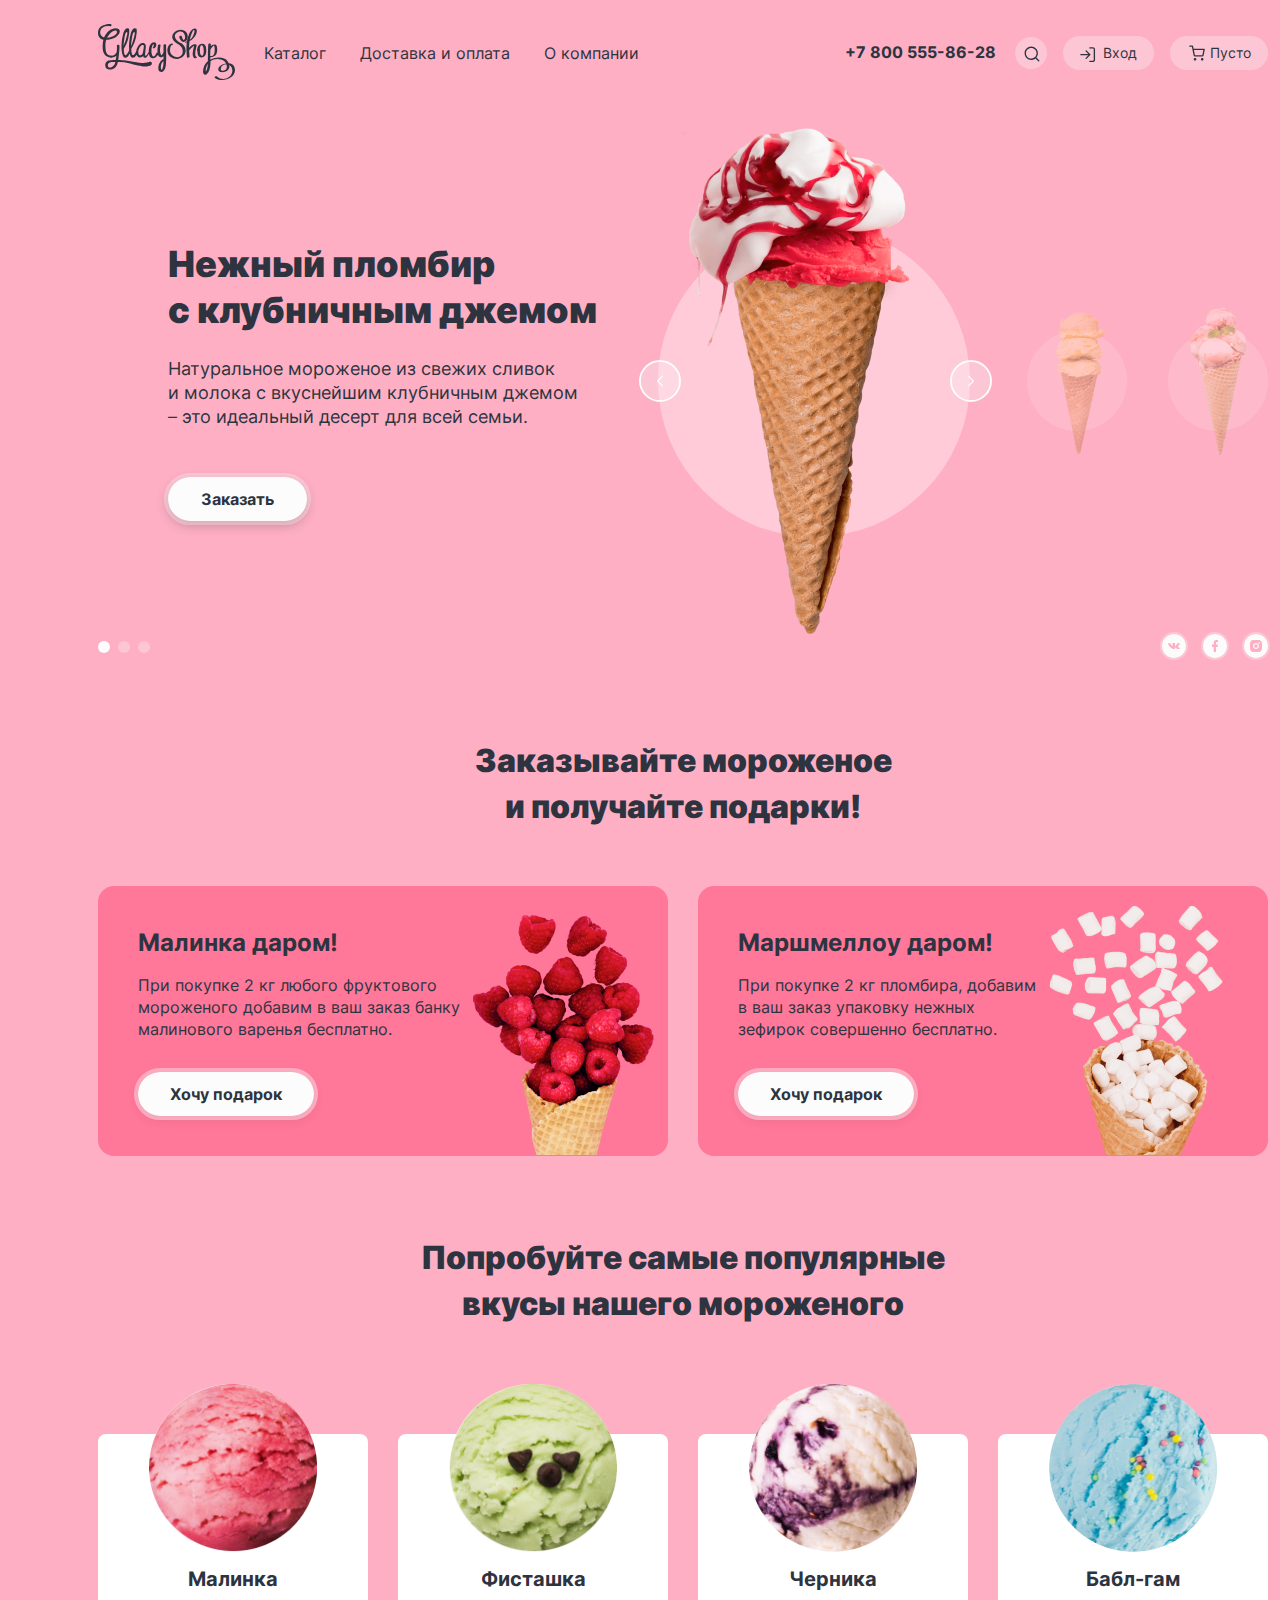
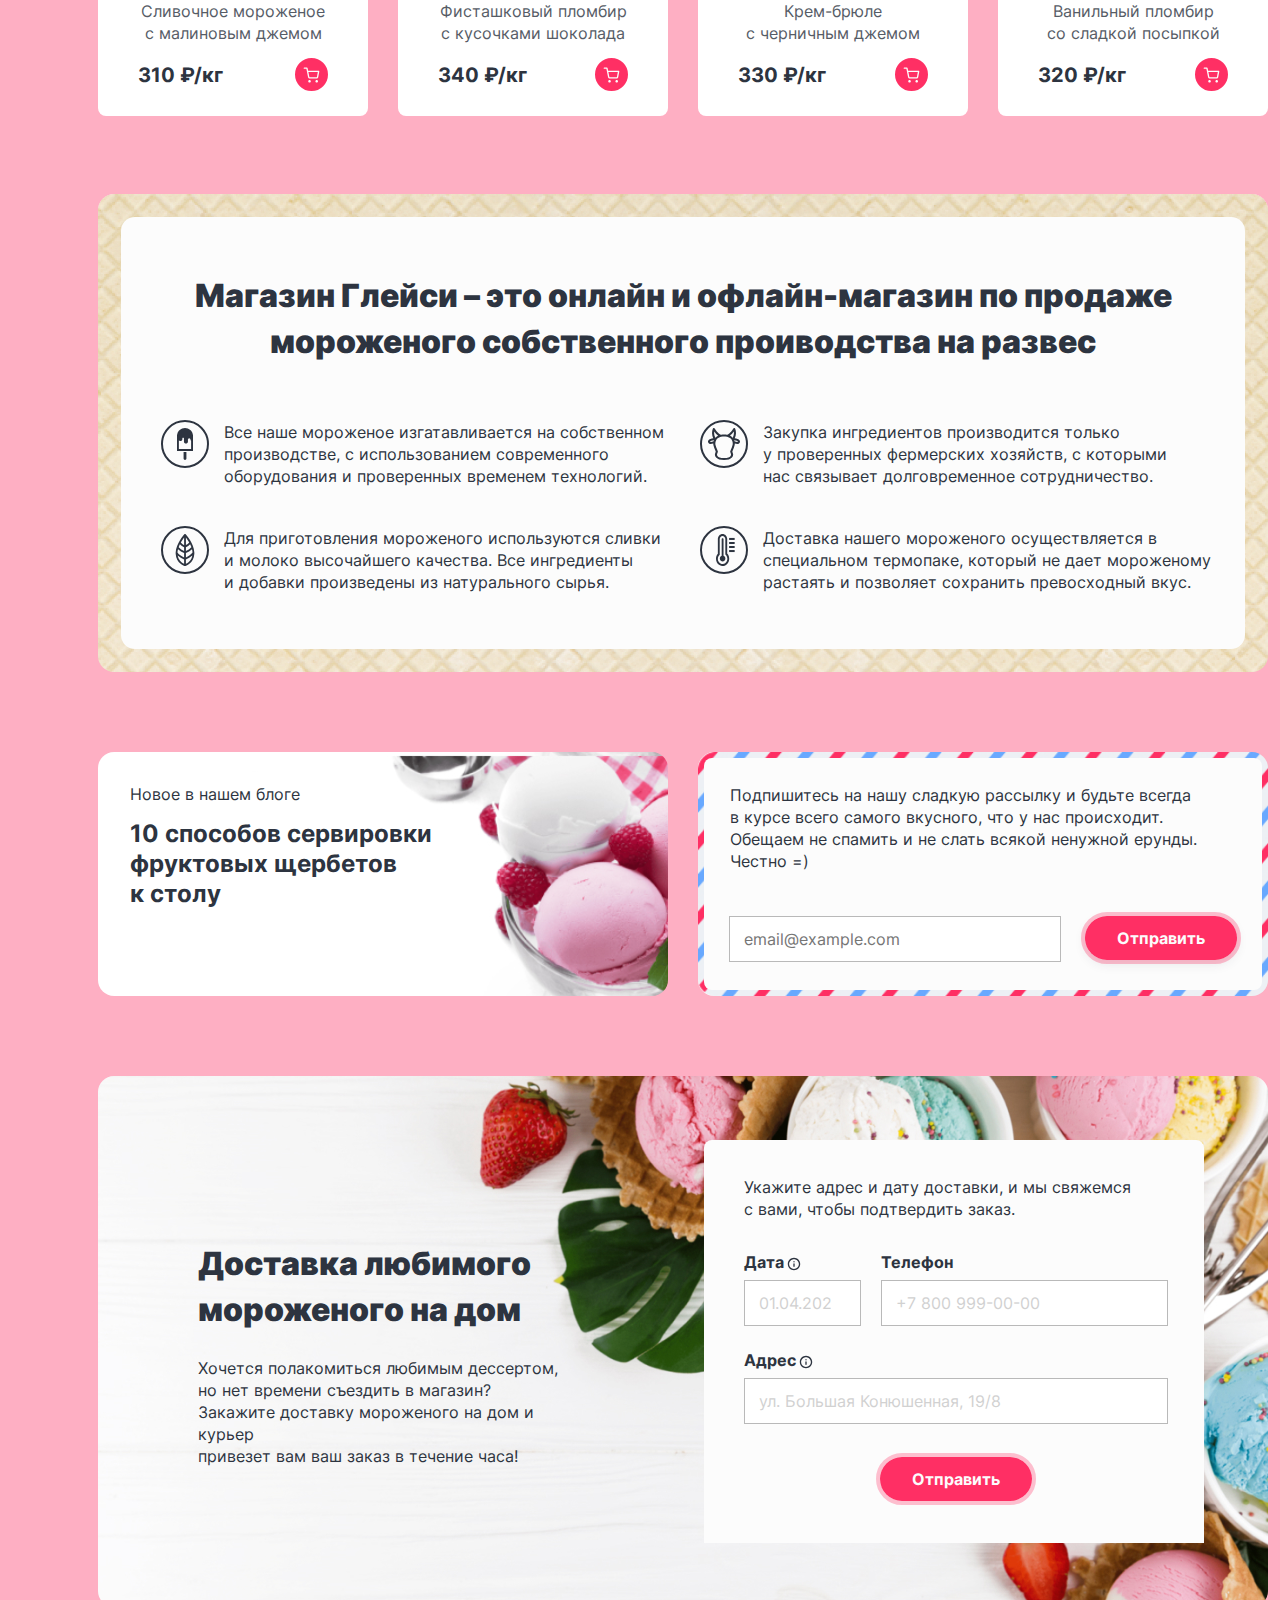
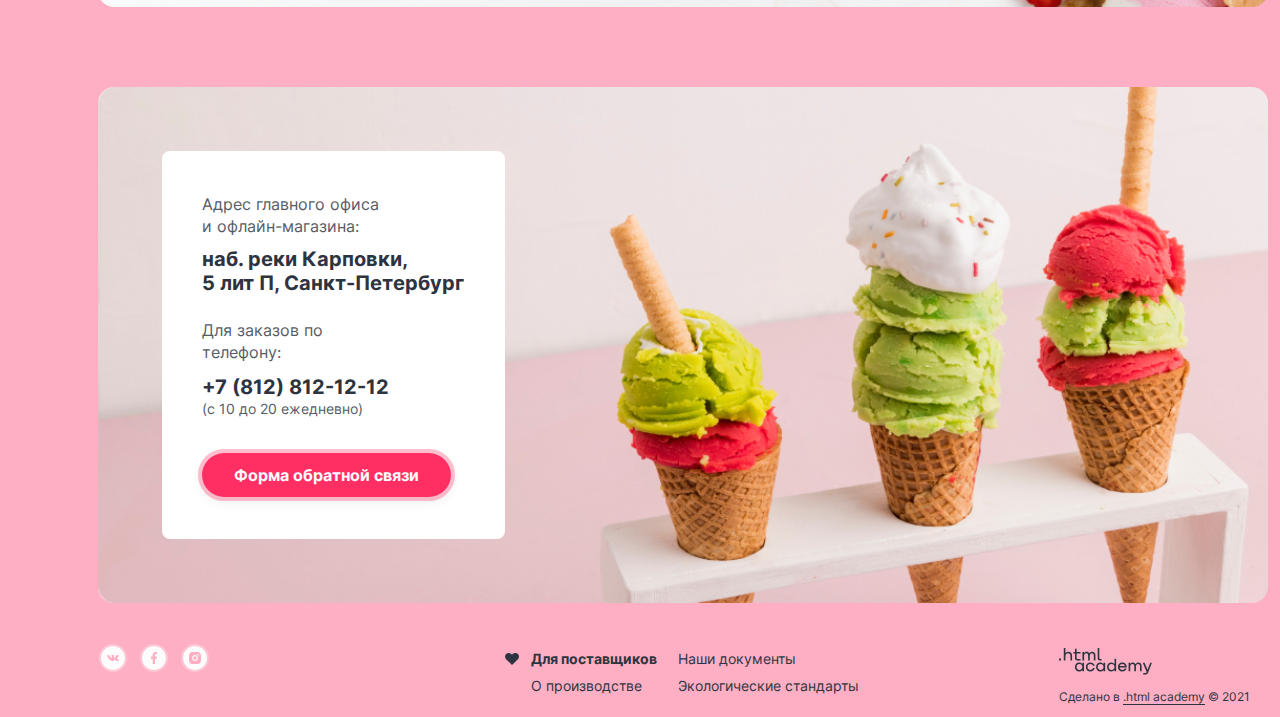
<file: index.html>
<!DOCTYPE html>
<html lang="ru">
  <head>
    <meta charset="utf-8">
    <title>HTML Academy: Глейси</title>
    <link rel="stylesheet" href="css/styles.css"> </head>
  <body class=" page page-pink">
    <header class="page-header">
      <nav class="nav">
        <img class="logo" src="img/logo-gllacy.svg" width="137" height="56" alt="Логотип Глейси.">
        <ul class="nav-list">
          <li class="nav-item">
            <a class="nav-link" href="catalog.html">Каталог</a>
            <ul class="nav-link-sub">
              <li class="nav-link-element"> <span class="nav-link-title">Новинки</span> </li>
              <li class="nav-link-element"> <a href="catalog.html">Сливочное</a> </li>
              <li class="nav-link-element"> <a class="nav-link-dynamic" href="#">Щербеты</a> </li>
              <li class="nav-link-element"> <a href="#">Фруктовый лёд</a> </li>
              <li class="nav-link-element"> <a href="#">Мелорин</a> </li>
            </ul>
          </li>
          <li class="nav-item"> <a class="nav-link" href="">Доставка и оплата</a> </li>
          <li class="nav-item"> <a class="nav-link" href="">О компании</a> </li>
        </ul>
        <a class="nav-phone" href="tel:+78005558628">+7 800 555-86-28</a>
        <ul class="nav-list nav-user">
          <li class="nav-item">
            <a class="nav-link nav-link-loupe" href="#">
              <svg class="nav-icon" aria-hidden="true" focusable="false" width="16" height="16" viewBox="0 0 16 16"
              fill="#2D3440" xmlns="http://www.w3.org/2000/svg">
                <path fill-rule="evenodd" clip-rule="evenodd" d="M1.91286 7.24625C1.91286 4.30073 4.30068 1.91292 7.2462 1.91292C10.1917 1.91292 12.5795 4.30073 12.5795 7.24625C12.5795 8.68547 12.0095 9.99154 11.0828 10.951C11.0582 10.9695 11.0346 10.99 11.0123 11.0124C10.9899 11.0347 10.9694 11.0583 10.9509 11.0829C9.99146 12.0095 8.6854 12.5796 7.2462 12.5796C4.30068 12.5796 1.91286 10.1918 1.91286 7.24625ZM11.4653 12.4082C10.3161 13.3487 8.84703 13.9129 7.2462 13.9129C3.5643 13.9129 0.579529 10.9281 0.579529 7.24625C0.579529 3.56435 3.5643 0.579582 7.2462 0.579582C10.9281 0.579582 13.9129 3.56435 13.9129 7.24625C13.9129 8.84711 13.3486 10.3162 12.4081 11.4654L15.2176 14.2749C15.4779 14.5352 15.4779 14.9573 15.2176 15.2177C14.9572 15.478 14.5351 15.478 14.2748 15.2177L11.4653 12.4082Z"
                fill="#2D3440" /> </svg>
              <span class="visually-hidden">Поиск</span>
            </a>
            <div class="popover popover-search">
              <form action="#" method="get">
              <div class="popover-search-btn">
                <label for="search" class="visually-hidden">Поиск</label>
                  <input id="search" type="text" name="search" placeholder="Поиск по сайту">
                  <span class="search-close"></span>
              </div>
            </form>
            </div>
          </li>
          <li class="nav-item">
            <a class="nav-link nav-link-login" href="#">
              <svg class="nav-icon" width="16" height="16" viewBox="0 0 16 16" fill="#2D3440" xmlns="http://www.w3.org/2000/svg">
                <path fill-rule="evenodd" clip-rule="evenodd" d="M9.20837 0.874999C9.20837 0.506809 9.50685 0.208332 9.87504 0.208332H12.875C13.4497 0.208332 14.0008 0.436605 14.4071 0.842934C14.8134 1.24926 15.0417 1.80036 15.0417 2.375V12.875C15.0417 13.4496 14.8134 14.0007 14.4071 14.4071C14.0008 14.8134 13.4497 15.0417 12.875 15.0417H9.87504C9.50685 15.0417 9.20837 14.7432 9.20837 14.375C9.20837 14.0068 9.50685 13.7083 9.87504 13.7083H12.875C13.0961 13.7083 13.308 13.6205 13.4643 13.4643C13.6206 13.308 13.7084 13.096 13.7084 12.875V2.375C13.7084 2.15399 13.6206 1.94202 13.4643 1.78574C13.308 1.62946 13.0961 1.54167 12.875 1.54167H9.87504C9.50685 1.54167 9.20837 1.24319 9.20837 0.874999ZM5.65359 3.40359C5.91394 3.14324 6.33605 3.14324 6.5964 3.40359L10.3418 7.14903C10.4652 7.27002 10.5417 7.43857 10.5417 7.625C10.5417 7.81143 10.4652 7.97999 10.3418 8.10098L6.5964 11.8464C6.33605 12.1068 5.91394 12.1068 5.65359 11.8464C5.39324 11.5861 5.39324 11.1639 5.65359 10.9036L8.26552 8.29167H0.875041C0.506851 8.29167 0.208374 7.99319 0.208374 7.625C0.208374 7.25681 0.506851 6.95833 0.875041 6.95833H8.26552L5.65359 4.3464C5.39324 4.08605 5.39324 3.66394 5.65359 3.40359Z"
                fill="#2D3440" /> </svg>Вход </a>
            <div class="popover popover-form-open">
              <p class="popover-title popover-names">Личный кабинет</p>
              <form action="#" method="get">
                <div class="popover-field">
                  <label for="login"></label>
                    <input id="login" type="email" name="login" placeholder="email@example.com">
                </div>
                <div class="popover-field popover-field-login">
                  <label for="password"></label>
                    <input id="password" type="password" name="password" placeholder="••••••">
                </div>
                <div class="popover-form-login">
                  <input class="button popover-button-submit" type="submit" value="Войти">
                  <div class="popover-bright">
                    <a class="popover-bright-link" href="#">Забыли пароль?</a>
                    <a class="popover-bright-link" href="#">Pегистрация</a>
                  </div>
                </div>
              </form>
            </div>
          </li>
          <li class="nav-item">
            <a class="nav-link nav-link-search" href="#">
              <svg class="nav-icon" aria-hidden="true" focusable="false" width="17" height="16" viewBox="0 0 16 16"
              fill="#2D3440" xmlns="http://www.w3.org/2000/svg">
                <path fill-rule="evenodd" clip-rule="evenodd" d="M1.31254 0.489586C0.944351 0.489586 0.645874 0.788063 0.645874 1.15625C0.645874 1.52444 0.944351 1.82292 1.31254 1.82292H3.37353L3.91319 4.5192C3.91612 4.538 3.91985 4.55654 3.92432 4.57479L5.01308 10.0146L5.0132 10.0151C5.10338 10.4685 5.35008 10.8757 5.71016 11.1656C6.06854 11.4541 6.51652 11.608 6.97639 11.6009H13.3011C13.761 11.608 14.209 11.4541 14.5673 11.1656C14.9276 10.8756 15.1743 10.4681 15.2644 10.0146L15.2644 10.0146L15.2654 10.0096L16.3084 4.54045C16.3456 4.34528 16.2938 4.14368 16.1672 3.9906C16.0405 3.83751 15.8522 3.7489 15.6535 3.7489H5.11879L4.57369 1.02541C4.51133 0.713843 4.23774 0.489586 3.91999 0.489586H1.31254ZM6.32068 9.75385L5.38566 5.08223H14.8477L13.9562 9.75686C13.9268 9.90268 13.8472 10.0336 13.7313 10.1269C13.6148 10.2207 13.4691 10.2705 13.3196 10.2676L13.3196 10.2675H13.3068H6.9707V10.2674L6.95793 10.2676C6.80844 10.2705 6.66271 10.2207 6.54624 10.1269C6.42978 10.0332 6.35 9.90146 6.32087 9.75481L6.32068 9.75385ZM5.21043 14.1936C5.21043 13.4657 5.80055 12.8755 6.5285 12.8755C7.25644 12.8755 7.84656 13.4657 7.84656 14.1936C7.84656 14.9216 7.25644 15.5117 6.5285 15.5117C5.80055 15.5117 5.21043 14.9216 5.21043 14.1936ZM12.3804 14.1936C12.3804 13.4657 12.9705 12.8755 13.6985 12.8755C14.4264 12.8755 15.0166 13.4657 15.0166 14.1936C15.0166 14.9216 14.4264 15.5117 13.6985 15.5117C12.9705 15.5117 12.3804 14.9216 12.3804 14.1936Z"
                fill="#2D3440" /> </svg>
              <span class=" visually-hidden">Корзина</span>Пусто </a>
            <div class="popover popover-empty">
              <p class="popover-title">Ваша корзина пока пуста</p>
            </div>
          </li>
        </ul>
      </nav>
    </header>
    <main class="main-container main-index">
      <h1 class="visually-hidden"> Интернет-магазин мороженого "Глейси"</h1>
      <section class="slider">
        <!-- первый слайд: класс с цветом фона для .page-pink -->
        <div class="slider-section slider-section-pink">
          <h2 class="heading">Нежный пломбир<br> с клубничным джемом</h2>
          <p class="description">Натуральное мороженое из свежих сливок<br> и молока с вкуснейшим клубничным джемом<br> – это идеальный десерт для всей семьи. </p>
          <a class="button button-buy" href="#">Заказать</a>
        </div>
         <!-- второй слайд: класс с цветом фона для .page-blue -->
        <div class="slider-section slider-section-none">
          <h2 class="heading">Сливочное мороженое<br> со вкусом банана</h2>
          <p class="description">Сливочное мороженое с ярким банановым<br> вкусом подарит вам свежесть и наслаждение<br> даже в самый жаркий летний день.  </p>
          <a class="button button-buy" href="#">Заказать</a>
        </div>
        <!-- третий слайд: класс с цветом фона для .page-yellow -->
        <div class="slider-section slider-section-two-none">
          <h2 class="heading">Карамельный пломбир<br> с маршмеллоу</h2>
          <p class="description">Необычный сладкий десерт с карамельным<br> топпингом и кусочками зефира завоюет<br> сердца сладкоежек всех возрастов. </p>
          <a class="button button-buy" href="#">Заказать</a>
        </div>
        <div class="slider">
          <span class="visually-hidden">Фотогалерея</span>
          <div class="slider-button-photo">
            <button class="slider-button slider-prev" type="button">
              <svg width="6" height="12" viewBox="0 0 6 12" fill="none" xmlns="http://www.w3.org/2000/svg">
                <path fill-rule="evenodd" clip-rule="evenodd" d="M5.8033 1.80515C6.063 1.54545 6.063 1.12439 5.8033 0.864696C5.54361 0.604997 5.12255 0.604997 4.86285 0.864696L0.194774 5.53277C-0.0640686 5.79162 -0.0649218 6.21075 0.192214 6.47065C0.193377 6.47183 0.194544 6.47301 0.195717 6.47418L4.8638 11.1423C5.12349 11.402 5.54455 11.402 5.80425 11.1423C6.06395 10.8826 6.06395 10.4615 5.80425 10.2018L1.60545 6.00301L5.8033 1.80515Z"
                fill="#2D3440" /> </svg>
              <span class="visually-hidden">Предыдущее фото</span>
            </button>
            <!-- первый слайд: класс с цветом фона для .page-pink -->
            <div class="slider-wrapper slider-wrapper-pink">
              <img class="slider-image" src="img/rasberry-milk.png" width="306" height="507" alt="Варианты мороженого.">
            </div>
            <!-- второй слайд: класс с цветом фона для .page-blue -->
            <div class="slider-wrapper slider-wrapper-none">
              <img class="slider-image" src="img/banana-milk.png" width="306" height="507" alt="Варианты мороженого.">
            </div>
            <!-- третий слайд: класс с цветом фона для .page-yellow -->
            <div class="slider-wrapper slider-wrapper-two-none">
              <img class="slider-image" src="img/caramel-milk.png" width="306" height="507" alt="Варианты мороженого.">
            </div>
            <button class="slider-button slider-next" type="button">
              <svg width="7" height="12" viewBox="0 0 7 12" fill="none" xmlns="http://www.w3.org/2000/svg">
                <path fill-rule="evenodd" clip-rule="evenodd" d="M1.13526 0.864696C0.875566 0.604997 0.454511 0.604997 0.194813 0.864696C-0.0648862 1.12439 -0.0648862 1.54545 0.194813 1.80515L4.39609 6.00643L0.194774 10.2077C-0.0649247 10.4674 -0.0649247 10.8885 0.194774 11.1482C0.454473 11.4079 0.875527 11.4079 1.13523 11.1482L5.80394 6.47949C5.80489 6.47855 5.80583 6.47761 5.80678 6.47666C6.06648 6.21696 6.06648 5.79591 5.80678 5.53621L1.13526 0.864696Z"
                fill="#2D3440" /> </svg>
              <span class="visually-hidden">Следующее фото</span>
            </button>
          </div>
          <!-- первый слайд: класс с цветом фона для .page-pink -->
          <div class="slider-image-group slider-image-group-pink">
            <img class="slider-image-mini" src="img/milk-mini-banana.png" width="100" height="150" alt="Варианты мороженого.">
            <img class="slider-image-mini" src="img/milk-min-pistachion.png" width="100" height="150" alt="Варианты мороженого.">
          </div>
           <!-- второй слайд: класс с цветом фона для .page-blue -->
          <div class="slider-image-group slider-image-group-none">
            <img class="slider-image-mini" src="img/milk-min-pistachion.png" width="100" height="150" alt="Варианты мороженого.">
            <img class="slider-image-mini" src="img/milk-mini-strawberry.png" width="100" height="150" alt="Варианты мороженого.">
          </div>
           <!-- третий слайд: класс с цветом фона для .page-yellow -->
          <div class="slider-image-group slider-image-group-two-none">
            <img class="slider-image-mini" src="img/milk-mini-strawberry.png" width="100" height="150" alt="Варианты мороженого.">
            <img class="slider-image-mini" src="img/milk-mini-banana.png" width="100" height="150" alt="Варианты мороженого.">
          </div>
        </div>
      </section>
      <div class="slider-option">
        <ol class="slider-pagination">
          <li class="slider-pagination-item">
            <button class="slider-pagination-button slider-pagination-button-current" type="button">
              <span class="visually-hidden">1 фото</span>
            </button>
          </li>
          <li class="slider-pagination-item">
            <button class="slider-pagination-button" type="button">
              <span class="visually-hidden">2 фото</span>
            </button>
          </li>
          <li class="slider-pagination-item">
            <button class="slider-pagination-button" type="button">
              <span class="visually-hidden">3 фото</span>
            </button>
          </li>
        </ol>
        <div class="social-icons">
          <h2 class="visually-hidden">Социальные сети</h2>
          <ul class="social-list">
            <li class="social-item">
              <a class="button social-item-icon" href="#">
                <svg class="social-item-svg" aria-hidden="true" focusable="false" width="24" height="24" viewBox="0 0 24 24"
                fill="none" xmlns="http://www.w3.org/2000/svg">
                  <path fill-rule="evenodd" clip-rule="evenodd" d="M24 12C24 18.6274 18.6274 24 12 24C5.37258 24 0 18.6274 0 12C0 5.37258 5.37258 0 12 0C18.6274 0 24 5.37258 24 12ZM12.5884 14.9749H11.8711C11.8711 14.9749 10.2885 15.0584 8.89479 13.7867C7.37486 12.3995 6.03249 9.64702 6.03249 9.64702C6.03249 9.64702 5.95511 9.46654 6.03917 9.3793C6.13366 9.28121 6.39106 9.27493 6.39106 9.27493L8.10567 9.26508C8.10567 9.26508 8.26727 9.28878 8.38294 9.36317C8.47824 9.42457 8.53167 9.53936 8.53167 9.53936C8.53167 9.53936 8.80878 10.1536 9.17581 10.7093C9.89212 11.7942 10.2258 12.0315 10.469 11.9152C10.8233 11.7458 10.7171 10.3816 10.7171 10.3816C10.7171 10.3816 10.7236 9.88646 10.5387 9.66601C10.3955 9.4951 10.1254 9.44527 10.0062 9.43128C9.90971 9.42 10.0681 9.22367 10.2733 9.13558C10.5819 9.00308 11.1268 8.99551 11.7706 9.00136C12.2722 9.00579 12.4165 9.0332 12.6127 9.07475C13.0677 9.17105 13.0536 9.47963 13.0229 10.1454C13.0138 10.3444 13.0032 10.5752 13.0032 10.8418C13.0032 10.9018 13.0012 10.9657 12.9991 11.0315C12.9885 11.3725 12.9763 11.7629 13.2324 11.908C13.3637 11.9822 13.6849 11.9191 14.4884 10.7233C14.8693 10.1566 15.1549 9.49024 15.1549 9.49024C15.1549 9.49024 15.2173 9.37145 15.3142 9.32048C15.4134 9.26851 15.5472 9.2845 15.5472 9.2845L17.3515 9.27465C17.3515 9.27465 17.8937 9.21796 17.9815 9.43242C18.0735 9.65758 17.7788 10.1833 17.0417 11.0444C16.3463 11.8567 16.006 12.1587 16.0328 12.4236C16.0527 12.6198 16.2739 12.7957 16.7015 13.1436C17.5897 13.8661 17.8264 14.2455 17.8827 14.3357C17.8872 14.343 17.8906 14.3484 17.893 14.3519C18.2905 14.9296 17.4522 14.9749 17.4522 14.9749L15.8497 14.9944C15.8497 14.9944 15.5053 15.0543 15.0521 14.7814C14.8151 14.6388 14.5833 14.406 14.3626 14.1842C14.0251 13.8451 13.7131 13.5316 13.4469 13.6056C13.0002 13.7298 13.0143 14.5734 13.0143 14.5734C13.0143 14.5734 13.0175 14.7536 12.9157 14.8495C12.8051 14.954 12.5884 14.9749 12.5884 14.9749Z"
                  fill="#FCFCFC" /> </svg>
                <span class="visually-hidden">ВКонтакте</span>
              </a>
            </li>
            <li class="social-item">
              <a class="button social-item-icon" href="#">
                <svg class="social-item-svg" aria-hidden="true" focusable="false" width="24" height="24" viewBox="0 0 24 24"
                fill="none" xmlns="http://www.w3.org/2000/svg">
                  <path fill-rule="evenodd" clip-rule="evenodd" d="M24 12C24 18.6274 18.6274 24 12 24C5.37258 24 0 18.6274 0 12C0 5.37258 5.37258 0 12 0C18.6274 0 24 5.37258 24 12ZM14.4286 12.9H13V18H10.7143V12.9H9V10.5H10.7143V8.82C10.7143 6.9942 11.816 6 13.3674 6C14.1103 6 14.8137 6.0582 15 6.084V8.1H14.1429C13 8.1 13 8.682 13 9.3V10.5H15L14.4286 12.9Z"
                  fill="#FCFCFC" /> </svg>
                <span class="visually-hidden">Фейсбук</span>
              </a>
            </li>
            <li class="social-item">
              <a class="button social-item-icon" href="#">
                <svg class="social-item-svg" aria-hidden="true" focusable="false" width="24" height="24" viewBox="0 0 24 24"
                fill="none" xmlns="http://www.w3.org/2000/svg">
                  <path fill-rule="evenodd" clip-rule="evenodd" d="M24 12C24 18.6274 18.6274 24 12 24C5.37258 24 0 18.6274 0 12C0 5.37258 5.37258 0 12 0C18.6274 0 24 5.37258 24 12ZM14.4732 6.036C13.8336 6.006 13.6302 6 12 6C10.3698 6 10.1664 6.0078 9.5268 6.036C8.8872 6.066 8.4528 6.1662 8.07 6.315C7.66946 6.46544 7.3066 6.70154 7.0068 7.0068C6.70128 7.30639 6.46514 7.66931 6.315 8.07C6.1662 8.4528 6.066 8.8872 6.036 9.5268C6.006 10.1664 6 10.3698 6 12C6 13.6302 6.0078 13.8336 6.036 14.4732C6.066 15.1122 6.1662 15.5478 6.315 15.93C6.46556 16.3305 6.70164 16.6933 7.0068 16.9932C7.30652 17.2986 7.6694 17.5347 8.07 17.685C8.4528 17.8332 8.8878 17.934 9.5268 17.964C10.1664 17.994 10.3698 18 12 18C13.6302 18 13.8336 17.9922 14.4732 17.964C15.1122 17.934 15.5478 17.8332 15.93 17.685C16.3304 17.5343 16.6932 17.2982 16.9932 16.9932C17.2987 16.6936 17.5348 16.3307 17.685 15.93C17.8332 15.5472 17.934 15.1122 17.964 14.4732C17.994 13.8336 18 13.6302 18 12C18 10.3698 17.9922 10.1664 17.964 9.5268C17.934 8.8878 17.8332 8.4522 17.685 8.07C17.5344 7.66955 17.2983 7.30674 16.9932 7.0068C16.6596 6.6738 16.326 6.4674 15.93 6.315C15.5472 6.1662 15.1122 6.066 14.4732 6.036ZM9.87868 9.87868C10.4413 9.31607 11.2044 9 12 9C12.7956 9 13.5587 9.31607 14.1213 9.87868C14.6839 10.4413 15 11.2044 15 12C15 12.7956 14.6839 13.5587 14.1213 14.1213C13.5587 14.6839 12.7956 15 12 15C11.2044 15 10.4413 14.6839 9.87868 14.1213C9.31607 13.5587 9 12.7956 9 12C9 11.2044 9.31607 10.4413 9.87868 9.87868ZM15.6803 8.31967C15.821 8.46032 15.9 8.65109 15.9 8.85C15.9 9.04891 15.821 9.23968 15.6803 9.38033C15.5397 9.52098 15.3489 9.6 15.15 9.6C14.9511 9.6 14.7603 9.52098 14.6197 9.38033C14.479 9.23968 14.4 9.04891 14.4 8.85C14.4 8.65109 14.479 8.46032 14.6197 8.31967C14.7603 8.17902 14.9511 8.1 15.15 8.1C15.3489 8.1 15.5397 8.17902 15.6803 8.31967ZM13.2728 10.7272C12.9352 10.3896 12.4774 10.2 12 10.2C11.5226 10.2 11.0648 10.3896 10.7272 10.7272C10.3896 11.0648 10.2 11.5226 10.2 12C10.2 12.4774 10.3896 12.9352 10.7272 13.2728C11.0648 13.6104 11.5226 13.8 12 13.8C12.4774 13.8 12.9352 13.6104 13.2728 13.2728C13.6104 12.9352 13.8 12.4774 13.8 12C13.8 11.5226 13.6104 11.0648 13.2728 10.7272Z"
                  fill="#FCFCFC" /> </svg>
                <span class="visually-hidden">Инстаграм</span>
              </a>
            </li>
          </ul>
        </div>
      </div>
      <section class="promo">
        <h3 class="promo-name">Заказывайте мороженое<br> и получайте подарки!</h3>
        <div class="promo-wrapper">
          <div class="promo-item promo-raspberries">
            <h4 class="promo-option">Малинка даром!</h4>
            <p class="promo-description">При покупке 2 кг любого фруктового мороженого добавим в ваш заказ банку малинового варенья бесплатно.</p>
            <a class=" button white-button" href="#">Хочу подарок</a>
          </div>
          <div class="promo-item promo-marshmallow">
            <h4 class="promo-option">Маршмеллоу даром!</h4>
            <p class="promo-description">При покупке 2 кг пломбира, добавим
              <br> в ваш заказ упаковку нежных
              <br> зефирок совершенно бесплатно.</p>
            <a class="button white-button" href="#">Хочу подарок</a>
          </div>
        </div>
      </section>
      <section class="product-name">
        <h3 class="suggestions-name">Попробуйте самые популярные вкусы нашего мороженого</h3>
        <ul class="product-list">
          <li class="product-card">
            <a class="product-card-link" href="#">
              <img class="product-card-image" src="img/ice/raspberry.png" width="168" height="168" alt="малиновое мороженое.">              </a>
            <div class="product-card-content">
              <h3 class="product-card-title">Малинка</h3>
              <p class="product-card-detail">Сливочное мороженое с малиновым джемом</p>
              <p class="produсt-card-section">
                <b class="product-card-price">310 ₽/кг</b>
                <a href="#" class="button product-card-button">
                  <svg class="product-card-svg" width="17" height="16" viewBox="0 0 17 16" fill="none" xmlns="http://www.w3.org/2000/svg">
                    <path fill-rule="evenodd" clip-rule="evenodd" d="M1.31254 0.489586C0.944351 0.489586 0.645874 0.788063 0.645874 1.15625C0.645874 1.52444 0.944351 1.82292 1.31254 1.82292H3.37353L3.91319 4.5192C3.91612 4.538 3.91985 4.55654 3.92432 4.57479L5.01308 10.0146L5.0132 10.0151C5.10338 10.4685 5.35008 10.8757 5.71016 11.1656C6.06854 11.4541 6.51652 11.608 6.97639 11.6009H13.3011C13.761 11.608 14.209 11.4541 14.5673 11.1656C14.9276 10.8756 15.1743 10.4681 15.2644 10.0146L15.2644 10.0146L15.2654 10.0096L16.3084 4.54045C16.3456 4.34528 16.2938 4.14368 16.1672 3.9906C16.0405 3.83751 15.8522 3.7489 15.6535 3.7489H5.11879L4.57369 1.02541C4.51133 0.713843 4.23774 0.489586 3.91999 0.489586H1.31254ZM6.32068 9.75385L5.38566 5.08223H14.8477L13.9562 9.75686C13.9268 9.90268 13.8472 10.0336 13.7313 10.1269C13.6148 10.2207 13.4691 10.2705 13.3196 10.2676L13.3196 10.2675H13.3068H6.9707V10.2674L6.95793 10.2676C6.80844 10.2705 6.66271 10.2207 6.54624 10.1269C6.42978 10.0332 6.35 9.90146 6.32087 9.75481L6.32068 9.75385ZM5.21043 14.1936C5.21043 13.4657 5.80055 12.8755 6.5285 12.8755C7.25644 12.8755 7.84656 13.4657 7.84656 14.1936C7.84656 14.9216 7.25644 15.5117 6.5285 15.5117C5.80055 15.5117 5.21043 14.9216 5.21043 14.1936ZM12.3804 14.1936C12.3804 13.4657 12.9705 12.8755 13.6985 12.8755C14.4264 12.8755 15.0166 13.4657 15.0166 14.1936C15.0166 14.9216 14.4264 15.5117 13.6985 15.5117C12.9705 15.5117 12.3804 14.9216 12.3804 14.1936Z"
                    fill="#2D3440" /> </svg>
                  <span class="visually-hidden">Купить</span>
                </a>
              </p>
            </div>
          </li>
          <li class="product-card">
            <a class="product-card-link" href="#">
              <img class="product-card-image" src="img/ice/pistachios.png" width="168" height="168" alt="фисташковое мороженое.">              </a>
            <div class="product-card-content">
              <h3 class="product-card-title">Фисташка</h3>
              <p class="product-card-detail">Фисташковый пломбир с кусочками шоколада</p>
              <p class="produсt-card-section">
                <b class="product-card-price">340 ₽/кг</b>
                <a href="#" class="button product-card-button">
                  <svg class="product-card-svg" width="17" height="16" viewBox="0 0 17 16" fill="none" xmlns="http://www.w3.org/2000/svg">
                    <path fill-rule="evenodd" clip-rule="evenodd" d="M1.31254 0.489586C0.944351 0.489586 0.645874 0.788063 0.645874 1.15625C0.645874 1.52444 0.944351 1.82292 1.31254 1.82292H3.37353L3.91319 4.5192C3.91612 4.538 3.91985 4.55654 3.92432 4.57479L5.01308 10.0146L5.0132 10.0151C5.10338 10.4685 5.35008 10.8757 5.71016 11.1656C6.06854 11.4541 6.51652 11.608 6.97639 11.6009H13.3011C13.761 11.608 14.209 11.4541 14.5673 11.1656C14.9276 10.8756 15.1743 10.4681 15.2644 10.0146L15.2644 10.0146L15.2654 10.0096L16.3084 4.54045C16.3456 4.34528 16.2938 4.14368 16.1672 3.9906C16.0405 3.83751 15.8522 3.7489 15.6535 3.7489H5.11879L4.57369 1.02541C4.51133 0.713843 4.23774 0.489586 3.91999 0.489586H1.31254ZM6.32068 9.75385L5.38566 5.08223H14.8477L13.9562 9.75686C13.9268 9.90268 13.8472 10.0336 13.7313 10.1269C13.6148 10.2207 13.4691 10.2705 13.3196 10.2676L13.3196 10.2675H13.3068H6.9707V10.2674L6.95793 10.2676C6.80844 10.2705 6.66271 10.2207 6.54624 10.1269C6.42978 10.0332 6.35 9.90146 6.32087 9.75481L6.32068 9.75385ZM5.21043 14.1936C5.21043 13.4657 5.80055 12.8755 6.5285 12.8755C7.25644 12.8755 7.84656 13.4657 7.84656 14.1936C7.84656 14.9216 7.25644 15.5117 6.5285 15.5117C5.80055 15.5117 5.21043 14.9216 5.21043 14.1936ZM12.3804 14.1936C12.3804 13.4657 12.9705 12.8755 13.6985 12.8755C14.4264 12.8755 15.0166 13.4657 15.0166 14.1936C15.0166 14.9216 14.4264 15.5117 13.6985 15.5117C12.9705 15.5117 12.3804 14.9216 12.3804 14.1936Z"
                    fill="#2D3440" /> </svg>
                  <span class="visually-hidden">Купить</span>
                </a>
              </p>
            </div>
          </li>
          <li class="product-card">
            <a class="product-card-link" href="#">
              <img class="product-card-image" src="img/ice/blueberry.png" width="168" height="168" alt="черничное мороженое.">              </a>
            <div class="product-card-content">
              <h3 class="product-card-title">Черника</h3>
              <p class="product-card-detail">Крем-брюле<br> с черничным джемом</p>
              <p class="produсt-card-section">
                <b class="product-card-price">330 ₽/кг</b>
                <a href="#" class="button product-card-button">
                  <svg class="product-card-svg" width="17" height="16" viewBox="0 0 17 16" fill="none" xmlns="http://www.w3.org/2000/svg">
                    <path fill-rule="evenodd" clip-rule="evenodd" d="M1.31254 0.489586C0.944351 0.489586 0.645874 0.788063 0.645874 1.15625C0.645874 1.52444 0.944351 1.82292 1.31254 1.82292H3.37353L3.91319 4.5192C3.91612 4.538 3.91985 4.55654 3.92432 4.57479L5.01308 10.0146L5.0132 10.0151C5.10338 10.4685 5.35008 10.8757 5.71016 11.1656C6.06854 11.4541 6.51652 11.608 6.97639 11.6009H13.3011C13.761 11.608 14.209 11.4541 14.5673 11.1656C14.9276 10.8756 15.1743 10.4681 15.2644 10.0146L15.2644 10.0146L15.2654 10.0096L16.3084 4.54045C16.3456 4.34528 16.2938 4.14368 16.1672 3.9906C16.0405 3.83751 15.8522 3.7489 15.6535 3.7489H5.11879L4.57369 1.02541C4.51133 0.713843 4.23774 0.489586 3.91999 0.489586H1.31254ZM6.32068 9.75385L5.38566 5.08223H14.8477L13.9562 9.75686C13.9268 9.90268 13.8472 10.0336 13.7313 10.1269C13.6148 10.2207 13.4691 10.2705 13.3196 10.2676L13.3196 10.2675H13.3068H6.9707V10.2674L6.95793 10.2676C6.80844 10.2705 6.66271 10.2207 6.54624 10.1269C6.42978 10.0332 6.35 9.90146 6.32087 9.75481L6.32068 9.75385ZM5.21043 14.1936C5.21043 13.4657 5.80055 12.8755 6.5285 12.8755C7.25644 12.8755 7.84656 13.4657 7.84656 14.1936C7.84656 14.9216 7.25644 15.5117 6.5285 15.5117C5.80055 15.5117 5.21043 14.9216 5.21043 14.1936ZM12.3804 14.1936C12.3804 13.4657 12.9705 12.8755 13.6985 12.8755C14.4264 12.8755 15.0166 13.4657 15.0166 14.1936C15.0166 14.9216 14.4264 15.5117 13.6985 15.5117C12.9705 15.5117 12.3804 14.9216 12.3804 14.1936Z"
                    fill="#2D3440" /> </svg>
                  <span class="visually-hidden">Купить</span>
                </a>
              </p>
            </div>
          </li>
          <li class="product-card">
            <a class="product-card-link" href="#">
              <img class="product-card-image" src="img/ice/gum.png" width="168" height="168" alt="мороженое Бабл-гам.">              </a>
            <div class="product-card-content">
              <h3 class="product-card-title">Бабл-гам</h3>
              <p class="product-card-detail">Ванильный пломбир<br> со сладкой посыпкой</p>
              <p class="produсt-card-section">
                <b class="product-card-price">320 ₽/кг</b>
                <a href="#" class="button product-card-button">
                  <svg class="product-card-svg" width="17" height="16" viewBox="0 0 17 16" fill="none" xmlns="http://www.w3.org/2000/svg">
                    <path fill-rule="evenodd" clip-rule="evenodd" d="M1.31254 0.489586C0.944351 0.489586 0.645874 0.788063 0.645874 1.15625C0.645874 1.52444 0.944351 1.82292 1.31254 1.82292H3.37353L3.91319 4.5192C3.91612 4.538 3.91985 4.55654 3.92432 4.57479L5.01308 10.0146L5.0132 10.0151C5.10338 10.4685 5.35008 10.8757 5.71016 11.1656C6.06854 11.4541 6.51652 11.608 6.97639 11.6009H13.3011C13.761 11.608 14.209 11.4541 14.5673 11.1656C14.9276 10.8756 15.1743 10.4681 15.2644 10.0146L15.2644 10.0146L15.2654 10.0096L16.3084 4.54045C16.3456 4.34528 16.2938 4.14368 16.1672 3.9906C16.0405 3.83751 15.8522 3.7489 15.6535 3.7489H5.11879L4.57369 1.02541C4.51133 0.713843 4.23774 0.489586 3.91999 0.489586H1.31254ZM6.32068 9.75385L5.38566 5.08223H14.8477L13.9562 9.75686C13.9268 9.90268 13.8472 10.0336 13.7313 10.1269C13.6148 10.2207 13.4691 10.2705 13.3196 10.2676L13.3196 10.2675H13.3068H6.9707V10.2674L6.95793 10.2676C6.80844 10.2705 6.66271 10.2207 6.54624 10.1269C6.42978 10.0332 6.35 9.90146 6.32087 9.75481L6.32068 9.75385ZM5.21043 14.1936C5.21043 13.4657 5.80055 12.8755 6.5285 12.8755C7.25644 12.8755 7.84656 13.4657 7.84656 14.1936C7.84656 14.9216 7.25644 15.5117 6.5285 15.5117C5.80055 15.5117 5.21043 14.9216 5.21043 14.1936ZM12.3804 14.1936C12.3804 13.4657 12.9705 12.8755 13.6985 12.8755C14.4264 12.8755 15.0166 13.4657 15.0166 14.1936C15.0166 14.9216 14.4264 15.5117 13.6985 15.5117C12.9705 15.5117 12.3804 14.9216 12.3804 14.1936Z"
                    fill="#2D3440" /> </svg>
                  <span class="visually-hidden">Купить</span>
                </a>
              </p>
            </div>
          </li>
        </ul>
      </section>
      <section class="advantages">
        <div class="advantages-wrapper">
          <h2 class="suggestions">Магазин Глейси – это онлайн и офлайн-магазин по продаже мороженого собственного проиводства на развес</h2>
          <ul class="advantages-list">
            <li class="advantages-item">
              <span class="visually-hidden">Производство</span>
              <p class="advantages-description">Все наше мороженое изгатавливается на собственном производстве, с использованием современного оборудования
                и проверенных временем технологий.</p>
              <svg class="advantages-icon" width="48" height="48" viewBox="0 0 48 48"
              fill="none" xmlns="http://www.w3.org/2000/svg">
                <circle cx="24" cy="24" r="23" stroke="#2D3440" stroke-width="2" />
                <path d="M24 8C22.042 8.00227 20.1526 8.72169 18.689 10.0223C17.2254 11.3229 16.2889 13.1146 16.0565 15.0588H16V30.9459H32V15.0588H31.9435C31.7111 13.1146 30.7746 11.3229 29.311 10.0223C27.8474 8.72169 25.958 8.00227 24 8ZM30.1176 29.0635H17.8824V20.3859C18.0569 20.5964 18.2801 20.7612 18.5326 20.8662C18.7851 20.9711 19.0594 21.013 19.3318 20.9882C20.5459 20.9882 21.3365 20.3106 21.3365 19.4541V18.6353C21.3242 18.5223 21.3359 18.408 21.3708 18.2998C21.4057 18.1917 21.4629 18.0921 21.5388 18.0075C21.6147 17.9229 21.7076 17.8553 21.8114 17.809C21.9152 17.7627 22.0275 17.7387 22.1412 17.7387C22.2548 17.7387 22.3672 17.7627 22.471 17.809C22.5748 17.8553 22.6676 17.9229 22.7435 18.0075C22.8195 18.0921 22.8767 18.1917 22.9116 18.2998C22.9464 18.408 22.9581 18.5223 22.9459 18.6353V21.7318C22.949 21.9809 23.0049 22.2266 23.1101 22.4525C23.2152 22.6784 23.3671 22.8794 23.5557 23.0422C23.7443 23.205 23.9654 23.326 24.2042 23.397C24.443 23.468 24.6942 23.4875 24.9412 23.4541C25.1822 23.4885 25.4278 23.4721 25.6622 23.4062C25.8966 23.3402 26.1146 23.2261 26.3024 23.0711C26.4902 22.9161 26.6436 22.7236 26.7528 22.5059C26.8619 22.2883 26.9245 22.0503 26.9365 21.8071V19.7271C26.9213 19.5516 26.9428 19.375 26.9996 19.2083C27.0563 19.0417 27.1471 18.8886 27.2661 18.7589C27.3851 18.6291 27.5298 18.5255 27.691 18.4547C27.8521 18.3838 28.0263 18.3472 28.2024 18.3472C28.3784 18.3472 28.5526 18.3838 28.7137 18.4547C28.8749 18.5255 29.0196 18.6291 29.1386 18.7589C29.2576 18.8886 29.3484 19.0417 29.4052 19.2083C29.4619 19.375 29.4834 19.5516 29.4682 19.7271C29.4651 19.7552 29.4651 19.7836 29.4682 19.8118C29.492 19.994 29.5626 20.1669 29.6731 20.3137C29.7836 20.4605 29.9303 20.5762 30.0988 20.6494V29.12L30.1176 29.0635Z"
                fill="#2D3440" />
                <path d="M22.5882 38.5882C22.5882 38.9627 22.737 39.3217 23.0017 39.5865C23.2665 39.8513 23.6256 40 24 40C24.3744 40 24.7335 39.8513 24.9983 39.5865C25.263 39.3217 25.4118 38.9627 25.4118 38.5882V31.8871H22.5882V38.5882Z"
                fill="#2D3440" /> </svg>
            </li>
            <li class="advantages-item">
              <span class="visually-hidden">Поставщики</span>
              <p class="advantages-description">Закупка ингредиентов производится только<br> у проверенных фермерских хозяйств, с которыми
                <br> нас связывает долговременное сотрудничество.</p>
              <svg class="advantages-icon" width="48" height="48"
              viewBox="0 0 48 48" fill="none" xmlns="http://www.w3.org/2000/svg">
                <circle cx="24" cy="24" r="23" stroke="#2D3440" stroke-width="2" />
                <path d="M34.749 18.2868C35.474 16.8027 35.8877 15.1943 35.9663 13.5546C36.0449 11.9149 35.7868 10.2764 35.2069 8.73373C35.1454 8.54577 35.0283 8.3794 34.8701 8.25524C34.7118 8.13109 34.5193 8.05462 34.3165 8.03532C34.1138 8.01603 33.9096 8.05475 33.7293 8.1467C33.5491 8.23864 33.4007 8.37976 33.3026 8.55253C31.9811 10.8376 29.1404 14.5219 27.0593 14.693H26.9656C26.0088 14.511 25.0374 14.41 24.0624 14.3911C23.084 14.4098 22.1092 14.5108 21.1489 14.693H21.076C18.9949 14.532 16.1125 10.8477 14.7806 8.5626C14.6877 8.37976 14.5397 8.2285 14.356 8.12879C14.1724 8.02909 13.9618 7.98564 13.7521 8.00418C13.5423 8.02272 13.3434 8.10239 13.1814 8.23265C13.0195 8.36291 12.9023 8.53763 12.8452 8.73373C12.2552 10.2709 11.9872 11.9063 12.0569 13.5447C12.1266 15.183 12.5325 16.7916 13.251 18.2767C11.4404 18.4981 9.14077 19.0619 8.30832 20.4812C8.10637 20.8176 8 21.1996 8 21.5885C8 21.9775 8.10637 22.3595 8.30832 22.6958C8.54668 23.1071 8.90147 23.444 9.33096 23.6669C9.76045 23.8898 10.2468 23.9895 10.7328 23.9541C11.595 23.9371 12.4474 23.7735 13.251 23.471C13.2439 24.0141 13.2891 24.5567 13.3863 25.0916C13.8507 26.8799 14.4596 28.6301 15.2072 30.3262C15.405 30.7993 15.6235 31.3328 15.7379 31.6549C15.3961 32.4629 15.128 33.2982 14.9367 34.1514C14.8873 34.7542 14.9651 35.3605 15.1655 35.9333C15.3658 36.5061 15.6845 37.0335 16.1021 37.4834C17.6109 39.1544 20.2644 40 24.0312 40C27.7981 40 30.4619 39.1544 31.9603 37.4834C32.38 37.0348 32.7 36.5076 32.9005 35.9344C33.1009 35.3613 33.1776 34.7544 33.1257 34.1514C32.9379 33.2985 32.6733 32.4632 32.3349 31.6549C32.4494 31.3328 32.6679 30.8094 32.8552 30.3262C33.6107 28.633 34.2198 26.8822 34.6762 25.0916C34.7812 24.5576 34.83 24.0146 34.8218 23.471C35.5992 23.7646 36.4226 23.928 37.2568 23.9541C37.7441 23.989 38.2317 23.8892 38.6628 23.6664C39.0938 23.4437 39.4506 23.1071 39.6917 22.6958C39.8936 22.3595 40 21.9775 40 21.5885C40 21.1996 39.8936 20.8176 39.6917 20.4812C38.8696 19.1122 36.57 18.5082 34.749 18.2868ZM33.7605 11.6027C34.1358 13.7077 33.7693 15.8737 32.7199 17.7532C32.4591 17.4469 32.1812 17.1545 31.8875 16.8775C31.2994 16.3545 30.6284 15.9262 29.9 15.6091C31.4008 14.4828 32.7043 13.13 33.7605 11.6027ZM14.2916 11.6027C15.3372 13.1406 16.638 14.5011 18.1416 15.6292C17.4145 15.9376 16.7489 16.3669 16.175 16.8976C15.877 17.1738 15.5956 17.4662 15.3321 17.7734C14.2796 15.8876 13.9131 13.7142 14.2916 11.6027ZM10.1917 21.7295C10.0981 21.5684 10.1293 21.5181 10.1917 21.4778C10.4311 21.0852 11.6381 20.4712 13.9482 20.2396C13.8337 20.5316 13.7296 20.8235 13.636 21.1255C12.2833 21.7999 10.4727 22.2227 10.1917 21.7295ZM32.6263 24.7494C32.1904 26.4019 31.627 28.0204 30.9405 29.5913C30.6688 30.2068 30.4291 30.835 30.2226 31.4738L30.1601 31.7858L30.2746 32.0677C30.6037 32.8353 30.8716 33.6261 31.0758 34.4333C31.0868 34.7508 31.0327 35.0673 30.9166 35.3644C30.8006 35.6616 30.6248 35.9336 30.3995 36.1647C29.6503 37.0002 27.9437 37.9867 24.0416 37.9867C20.1395 37.9867 18.433 36.9801 17.6838 36.1647C17.2345 35.6944 16.992 35.0735 17.0074 34.4333C17.2159 33.6261 17.4872 32.8353 17.8191 32.0677L17.9335 31.7858L17.8607 31.4738C17.6653 30.8294 17.429 30.1974 17.1531 29.5813C16.4547 28.0024 15.8841 26.3735 15.4466 24.7091C15.2481 23.5489 15.3453 22.3593 15.7298 21.2436C16.1142 20.128 16.7742 19.1199 17.6526 18.3069C19.2238 16.7768 22.7825 16.4345 24.0208 16.4245C25.2591 16.4144 28.745 16.7667 30.4099 18.327C31.2936 19.1323 31.9582 20.1361 32.3449 21.2494C32.7315 22.3626 32.8281 23.551 32.6263 24.7091V24.7494ZM37.8291 21.7295C37.5585 22.2127 35.7479 21.7999 34.4576 21.1355C34.3744 20.8336 34.2703 20.5416 34.1559 20.2396C36.4451 20.4712 37.6418 21.0852 37.8707 21.4778C37.9227 21.5181 37.9435 21.5684 37.8499 21.7295H37.8291Z"
                fill="#2D3440" /> </svg>
            </li>
            <li class="advantages-item">
              <span class="visually-hidden">Состав</span>
              <p class="advantages-description">Для приготовления мороженого используются сливки
                <br> и молоко высочайшего качества. Все ингредиенты
                <br> и добавки произведены из натурального сырья.</p>
              <svg class="advantages-icon" width="48" height="48"
              viewBox="0 0 48 48" fill="none" xmlns="http://www.w3.org/2000/svg">
                <circle cx="24" cy="24" r="23" stroke="#2D3440" stroke-width="2" />
                <path d="M33.3243 26.4851C32.9176 17.4097 25.0094 8.62095 24.6569 8.23883C24.6569 8.23883 24.6569 8.23883 24.6118 8.23883L24.5033 8.11464L24.3858 8.03821H23.8797L23.708 8H23.6628L23.5001 8.11464L23.4007 8.20061C23.4007 8.20061 23.4007 8.20061 23.3555 8.20061C23.003 8.62095 15.0948 17.4193 14.67 26.4851C14.6655 26.5518 14.6655 26.6189 14.67 26.6857C14.67 27.0296 14.67 27.3735 14.67 27.7269C15.0135 37.5665 23.708 39.9739 23.7803 39.993H24.0062C24.0813 40.0023 24.1571 40.0023 24.2322 39.993C24.3135 39.993 32.9989 37.5188 33.3333 27.7269C33.3333 27.3735 33.3333 27.0296 33.3333 26.6857C33.3333 26.6188 33.3243 26.5519 33.3243 26.4851ZM17.0561 23.132C18.8613 24.772 20.9024 26.0974 23.1024 27.0582V31.4049C20.8881 30.2489 17.4808 28.195 16.4776 26.3895C16.559 25.2871 16.7437 24.1959 17.0289 23.132H17.0561ZM18.8636 18.2599C20.0457 19.5651 21.4961 20.5653 23.1024 21.1831V24.947C21.083 24.0461 19.2431 22.7496 17.6797 21.1258C18.0235 20.1479 18.4188 19.1912 18.8636 18.2599ZM30.3508 21.1258C28.7881 22.7505 26.948 24.0471 24.9281 24.947V21.1831C26.5215 20.5601 27.959 19.5602 29.1307 18.2599C29.5866 19.1779 29.994 20.1219 30.3508 21.0876V21.1258ZM24.9281 19.1579V11.5155C26.136 13.0813 27.2383 14.7348 28.2269 16.464C27.3552 17.6354 26.2129 18.55 24.91 19.1197L24.9281 19.1579ZM24.9281 31.424V27.0582C27.1365 26.106 29.1868 24.787 31.0016 23.1511C31.2784 24.219 31.454 25.3135 31.5258 26.4182C30.5316 28.195 27.1243 30.2394 24.91 31.3857L24.9281 31.424ZM23.1205 19.1579C21.8116 18.5809 20.6681 17.6522 19.8036 16.464C20.7904 14.7184 21.8928 13.0489 23.1024 11.4677L23.1205 19.1579ZM16.6674 29.4083C18.6441 31.05 20.8055 32.4265 23.1024 33.5065V37.7098C21.4593 37.0042 20.0095 35.8747 18.8855 34.4246C17.7614 32.9745 16.9989 31.2499 16.6674 29.4083ZM24.91 37.7194V33.497C27.2088 32.4248 29.3707 31.0511 31.345 29.4083C31.0276 31.2569 30.2704 32.9898 29.1447 34.4437C28.0189 35.8977 26.5616 37.025 24.91 37.7194Z"
                fill="#2D3440" /> </svg>
            </li>
            <li class="advantages-item">
              <span class="visually-hidden">Хранение и перевозка</span>
              <p class="advantages-description">Доставка нашего мороженого осуществляется в специальном термопаке, который не дает мороженому растаять
                и позволяет сохранить превосходный вкус.</p>
              <svg class="advantages-icon" width="48" height="48"
              viewBox="0 0 48 48" fill="none" xmlns="http://www.w3.org/2000/svg">
                <circle cx="24" cy="24" r="23" stroke="#2D3440" stroke-width="2" />
                <path d="M27.1889 13.0695C27.1889 11.725 26.6972 10.4355 25.8221 9.48481C24.9469 8.5341 23.7599 8 22.5222 8C21.2846 8 20.0976 8.5341 19.2224 9.48481C18.3473 10.4355 17.8556 11.725 17.8556 13.0695V27.8243C16.6592 29.1507 15.9925 30.936 16.0001 32.793C15.9969 33.9823 16.2654 35.1538 16.7817 36.2026C17.2979 37.2514 18.0457 38.1445 18.958 38.802C19.8702 39.4595 20.9185 39.8607 22.0086 39.9697C23.0988 40.0788 24.1969 39.8921 25.2043 39.4266C26.2117 38.9611 27.097 38.2312 27.7809 37.3025C28.4647 36.3737 28.9256 35.2751 29.1223 34.1052C29.319 32.9352 29.2453 31.7306 28.9079 30.5992C28.5704 29.4678 27.9798 28.4451 27.1889 27.6228V13.0695ZM27.3559 32.793C27.3653 33.6725 27.1676 34.5399 26.7815 35.3131C26.3955 36.0862 25.834 36.7393 25.1503 37.2104C24.4665 37.6814 23.6833 37.9549 22.875 38.0047C22.0667 38.0544 21.26 37.879 20.5317 37.4949C19.8033 37.1108 19.1774 36.5308 18.7134 35.8101C18.2494 35.0893 17.9627 34.2517 17.8805 33.3767C17.7983 32.5017 17.9233 31.6185 18.2437 30.8107C18.5641 30.003 19.0692 29.2976 19.7111 28.7616V13.0695C19.7111 12.2596 20.0073 11.4828 20.5345 10.9101C21.0617 10.3374 21.7767 10.0157 22.5222 10.0157C23.2678 10.0157 23.9828 10.3374 24.51 10.9101C25.0372 11.4828 25.3334 12.2596 25.3334 13.0695V28.5701C25.9595 29.0441 26.4706 29.6758 26.8228 30.4113C27.1751 31.1467 27.358 31.964 27.3559 32.793Z"
                fill="#2D3440" />
                <path d="M23.5335 29.6384V13.14C23.5335 12.8727 23.4358 12.6164 23.2618 12.4274C23.0878 12.2384 22.8518 12.1322 22.6057 12.1322C22.3597 12.1322 22.1237 12.2384 21.9497 12.4274C21.7757 12.6164 21.678 12.8727 21.678 13.14V29.6384C21.059 29.8762 20.5372 30.344 20.205 30.9592C19.8728 31.5744 19.7515 32.2974 19.8625 33.0003C19.9736 33.7033 20.3098 34.341 20.8118 34.8007C21.3137 35.2605 21.9492 35.5126 22.6057 35.5126C23.2623 35.5126 23.8977 35.2605 24.3997 34.8007C24.9017 34.341 25.2379 33.7033 25.3489 33.0003C25.46 32.2974 25.3387 31.5744 25.0065 30.9592C24.6742 30.344 24.1525 29.8762 23.5335 29.6384Z"
                fill="#2D3440" />
                <path d="M34.6667 11.9407H29.1001V13.9564H34.6667V11.9407Z" fill="#2D3440" />
                <path d="M34.6667 15.9721H29.1001V17.9878H34.6667V15.9721Z" fill="#2D3440" />
                <path d="M34.6667 20.0034H29.1001V22.0191H34.6667V20.0034Z" fill="#2D3440" />
                <path d="M34.6667 24.0348H29.1001V26.0505H34.6667V24.0348Z" fill="#2D3440" /> </svg>
            </li>
          </ul>
        </div>
      </section>
      <div class="info-section">
        <section class="info-news">
          <div class="info-wrapper">
            <a href="#" class="info-cite">Новое в нашем блоге</a>
            <a href="#" class="info-cite-news">
              <span>10 способов сервировки фруктовых щербетов<br> к столу</span>
            </a>
          </div>
        </section>
        <section class="newsletter">
          <div class="newsletter-wrapper">
            <span class="visually-hidden">Подписка на рассылку</span>
            <p class="newsletter-info">Подпишитесь на нашу сладкую рассылку и будьте всегда
              <br> в курсе всего самого вкусного, что у нас происходит. Обещаем не спамить и не слать всякой ненужной
              ерунды. Честно =)</p>
            <form class="newsletter-form" action="https://echo.htmlacademy.ru/" method="post">
              <label class="visually-hidden" for="newsletter-email">Email</label>
              <input class="brim" placeholder="email@example.com" type="email" name="newsletter-email" id="newsletter-email">
              <button class="button newsletter-button" type="submit">Отправить</button>
            </form>
          </div>
        </section>
      </div>
      <section class="appointment">
        <div class="appointment-wrapper">
          <h2 class="appointment-suggestions">Доставка любимого мороженого на дом</h2>
          <p class="appointment-description">Хочется полакомиться любимым дессертом,
            <br> но нет времени съездить в магазин? Закажите доставку мороженого на дом и курьер
            <br> привезет вам ваш заказ в течение часа!</p>
        </div>
        <div class="appointment-border">
          <p class="appointment-info">Укажите адрес и дату доставки, и мы свяжемся
            <br> с вами, чтобы подтвердить заказ.</p>
          <form class="appointment-form" action="https://echo.htmlacademy.ru/"
          method="post">
            <p class="field-group appointment-form-date">
              <span class="form-label form-label-icon">
            <label for="appointment-date">Дата
              <button class="info" type="number" id="appointment-date">
                <span class="visually-hidden">Посмотреть дополнительную информацию</span>
              </button>
            </label>
              </span>
              <input class="field" type="number" name="appointment-date" id="appointment-date" placeholder="01.04.2020">
            </p>
            <p class="field-group appointment-form-phone">
              <span class="form-label form-label-icon">
            <label for="appointment-phone"> Телефон
            </label>
          </span>
              <input class="field" type="number" id="appointment-phone" name="appointment-phone" placeholder="+7 800 999-00-00"> </p>
            <p class="field-group appointment-form-address">
              <span class="form-label form-label-icon">
            <label for="appointment-address"> Адрес
              <button class="info" type="button" id="appointment-address">
                <span class="visually-hidden">Посмотреть дополнительную информацию</span>
              </button>
              </label>
              </span>
              <input class="field" type="text" name="appointment-address" id="appointment-address" placeholder="ул. Большая Конюшенная, 19/8"> </p>
            <button class="button appointment-button" type="submit">Отправить</button>
          </form>
        </div>
      </section>
      <div class="contacts-wrap">
        <section class="contacts">
          <div class="contacts-item">
            <h2 class="visually-hidden">Контакты</h2>
            <address class="contacts-address">
        <span>Адрес главного офиса<br> и офлайн-магазина:</span>
          <p class="about-text">наб. реки Карповки,<br> 5 лит П, Санкт-Петербург</p>
        <span class="about-text-phone">Для заказов по телефону:</span>
          <a class="contacts-address-phone" href="tel:+78128121212">+7 (812) 812-12-12</a>
        <span class="about-text-info">(с 10 до 20 ежедневно)</span>
      </address>
            <a class="contacts-link" href="#">Форма обратной связи</a>
          </div>
        </section>
      </div>
    </main>
    <footer class="footer-social">
      <div class="page-footer-container">
        <h2 class="visually-hidden"></h2>
        <ul class="social-list">
          <li class="social-item">
            <a class="button social-item-icon" href="#">
              <svg class="social-item-svg" aria-hidden="true" focusable="false" width="24" height="24" viewBox="0 0 24 24"
              fill="none" xmlns="http://www.w3.org/2000/svg">
                <path fill-rule="evenodd" clip-rule="evenodd" d="M24 12C24 18.6274 18.6274 24 12 24C5.37258 24 0 18.6274 0 12C0 5.37258 5.37258 0 12 0C18.6274 0 24 5.37258 24 12ZM12.5884 14.9749H11.8711C11.8711 14.9749 10.2885 15.0584 8.89479 13.7867C7.37486 12.3995 6.03249 9.64702 6.03249 9.64702C6.03249 9.64702 5.95511 9.46654 6.03917 9.3793C6.13366 9.28121 6.39106 9.27493 6.39106 9.27493L8.10567 9.26508C8.10567 9.26508 8.26727 9.28878 8.38294 9.36317C8.47824 9.42457 8.53167 9.53936 8.53167 9.53936C8.53167 9.53936 8.80878 10.1536 9.17581 10.7093C9.89212 11.7942 10.2258 12.0315 10.469 11.9152C10.8233 11.7458 10.7171 10.3816 10.7171 10.3816C10.7171 10.3816 10.7236 9.88646 10.5387 9.66601C10.3955 9.4951 10.1254 9.44527 10.0062 9.43128C9.90971 9.42 10.0681 9.22367 10.2733 9.13558C10.5819 9.00308 11.1268 8.99551 11.7706 9.00136C12.2722 9.00579 12.4165 9.0332 12.6127 9.07475C13.0677 9.17105 13.0536 9.47963 13.0229 10.1454C13.0138 10.3444 13.0032 10.5752 13.0032 10.8418C13.0032 10.9018 13.0012 10.9657 12.9991 11.0315C12.9885 11.3725 12.9763 11.7629 13.2324 11.908C13.3637 11.9822 13.6849 11.9191 14.4884 10.7233C14.8693 10.1566 15.1549 9.49024 15.1549 9.49024C15.1549 9.49024 15.2173 9.37145 15.3142 9.32048C15.4134 9.26851 15.5472 9.2845 15.5472 9.2845L17.3515 9.27465C17.3515 9.27465 17.8937 9.21796 17.9815 9.43242C18.0735 9.65758 17.7788 10.1833 17.0417 11.0444C16.3463 11.8567 16.006 12.1587 16.0328 12.4236C16.0527 12.6198 16.2739 12.7957 16.7015 13.1436C17.5897 13.8661 17.8264 14.2455 17.8827 14.3357C17.8872 14.343 17.8906 14.3484 17.893 14.3519C18.2905 14.9296 17.4522 14.9749 17.4522 14.9749L15.8497 14.9944C15.8497 14.9944 15.5053 15.0543 15.0521 14.7814C14.8151 14.6388 14.5833 14.406 14.3626 14.1842C14.0251 13.8451 13.7131 13.5316 13.4469 13.6056C13.0002 13.7298 13.0143 14.5734 13.0143 14.5734C13.0143 14.5734 13.0175 14.7536 12.9157 14.8495C12.8051 14.954 12.5884 14.9749 12.5884 14.9749Z"
                fill="#FCFCFC" /> </svg>
              <span class="visually-hidden">ВКонтакте</span>
            </a>
          </li>
          <li class="social-item">
            <a class="button social-item-icon" href="#">
              <svg class="social-item-svg" aria-hidden="true" focusable="false" width="24" height="24" viewBox="0 0 24 24"
              fill="none" xmlns="http://www.w3.org/2000/svg">
                <path fill-rule="evenodd" clip-rule="evenodd" d="M24 12C24 18.6274 18.6274 24 12 24C5.37258 24 0 18.6274 0 12C0 5.37258 5.37258 0 12 0C18.6274 0 24 5.37258 24 12ZM14.4286 12.9H13V18H10.7143V12.9H9V10.5H10.7143V8.82C10.7143 6.9942 11.816 6 13.3674 6C14.1103 6 14.8137 6.0582 15 6.084V8.1H14.1429C13 8.1 13 8.682 13 9.3V10.5H15L14.4286 12.9Z"
                fill="#FCFCFC" /> </svg>
              <span class="visually-hidden">Фейсбук</span>
            </a>
          </li>
          <li class="social-item">
            <a class="button social-item-icon" href="#">
              <svg class="social-item-svg" aria-hidden="true" focusable="false" width="24" height="24" viewBox="0 0 24 24"
              fill="none" xmlns="http://www.w3.org/2000/svg">
                <path fill-rule="evenodd" clip-rule="evenodd" d="M24 12C24 18.6274 18.6274 24 12 24C5.37258 24 0 18.6274 0 12C0 5.37258 5.37258 0 12 0C18.6274 0 24 5.37258 24 12ZM14.4732 6.036C13.8336 6.006 13.6302 6 12 6C10.3698 6 10.1664 6.0078 9.5268 6.036C8.8872 6.066 8.4528 6.1662 8.07 6.315C7.66946 6.46544 7.3066 6.70154 7.0068 7.0068C6.70128 7.30639 6.46514 7.66931 6.315 8.07C6.1662 8.4528 6.066 8.8872 6.036 9.5268C6.006 10.1664 6 10.3698 6 12C6 13.6302 6.0078 13.8336 6.036 14.4732C6.066 15.1122 6.1662 15.5478 6.315 15.93C6.46556 16.3305 6.70164 16.6933 7.0068 16.9932C7.30652 17.2986 7.6694 17.5347 8.07 17.685C8.4528 17.8332 8.8878 17.934 9.5268 17.964C10.1664 17.994 10.3698 18 12 18C13.6302 18 13.8336 17.9922 14.4732 17.964C15.1122 17.934 15.5478 17.8332 15.93 17.685C16.3304 17.5343 16.6932 17.2982 16.9932 16.9932C17.2987 16.6936 17.5348 16.3307 17.685 15.93C17.8332 15.5472 17.934 15.1122 17.964 14.4732C17.994 13.8336 18 13.6302 18 12C18 10.3698 17.9922 10.1664 17.964 9.5268C17.934 8.8878 17.8332 8.4522 17.685 8.07C17.5344 7.66955 17.2983 7.30674 16.9932 7.0068C16.6596 6.6738 16.326 6.4674 15.93 6.315C15.5472 6.1662 15.1122 6.066 14.4732 6.036ZM9.87868 9.87868C10.4413 9.31607 11.2044 9 12 9C12.7956 9 13.5587 9.31607 14.1213 9.87868C14.6839 10.4413 15 11.2044 15 12C15 12.7956 14.6839 13.5587 14.1213 14.1213C13.5587 14.6839 12.7956 15 12 15C11.2044 15 10.4413 14.6839 9.87868 14.1213C9.31607 13.5587 9 12.7956 9 12C9 11.2044 9.31607 10.4413 9.87868 9.87868ZM15.6803 8.31967C15.821 8.46032 15.9 8.65109 15.9 8.85C15.9 9.04891 15.821 9.23968 15.6803 9.38033C15.5397 9.52098 15.3489 9.6 15.15 9.6C14.9511 9.6 14.7603 9.52098 14.6197 9.38033C14.479 9.23968 14.4 9.04891 14.4 8.85C14.4 8.65109 14.479 8.46032 14.6197 8.31967C14.7603 8.17902 14.9511 8.1 15.15 8.1C15.3489 8.1 15.5397 8.17902 15.6803 8.31967ZM13.2728 10.7272C12.9352 10.3896 12.4774 10.2 12 10.2C11.5226 10.2 11.0648 10.3896 10.7272 10.7272C10.3896 11.0648 10.2 11.5226 10.2 12C10.2 12.4774 10.3896 12.9352 10.7272 13.2728C11.0648 13.6104 11.5226 13.8 12 13.8C12.4774 13.8 12.9352 13.6104 13.2728 13.2728C13.6104 12.9352 13.8 12.4774 13.8 12C13.8 11.5226 13.6104 11.0648 13.2728 10.7272Z"
                fill="#FCFCFC" /> </svg>
              <span class="visually-hidden">Инстаграм</span>
            </a>
          </li>
        </ul>
        <ul class="information">
          <li class="information-list">
            <a class="button button-favorit" href="#"> <b class="information-item information-item-like">Для поставщиков</b> </a>
          </li>
          <li class="information-list">
            <a class="button" href="#"> <span class="information-item">Наши документы</span> </a>
          </li>
          <li class="information-list">
            <a class="button" href="#"> <span class="information-item">О производстве</span> </a>
          </li>
          <li class="information-list">
            <a class="button" href="#"> <span class="information-item">Экологические стандарты</span> </a>
          </li>
        </ul>
        <div class="logo-info">
          <img src="img/logo-htmlacademy.svg" class="academy-logo" alt="логотип." width="93" height="27">
          <p class="about-text-logo">Сделано в <a class="htmlacademy-link" href="https://htmlacademy.ru/">.html academy</a> © 2021</p>
        </div>
      </div>
    </footer>
    <section class="contacts-overlay">
    <div class="overlay">
    <div class="contacts-form">
      <p class="contacts-form-title">Мы обязательно ответим вам!</p>
      <form action="https://echo.htmlacademy.ru/" method="get">
        <div class="contacts-form-btn">
          <input id="name" type="text" name="name" placeholder="Имя и фамилия"> </div>
        <div class="contacts-form-btn">
          <input id="email" type="email" name="email" placeholder="email@example.com"> </div>
        <div class="contacts-form-btn">
          <textarea class="contacts-form-text" placeholder="В свободной форме"></textarea>
        </div>
        <button class="button contacts-form-button" type="submit">Отправить</button>
        <button class="contacts-form-close" type="button"></button>
      </form>
    </div>
  </div>
</section>
  </body>
</html>
</file>
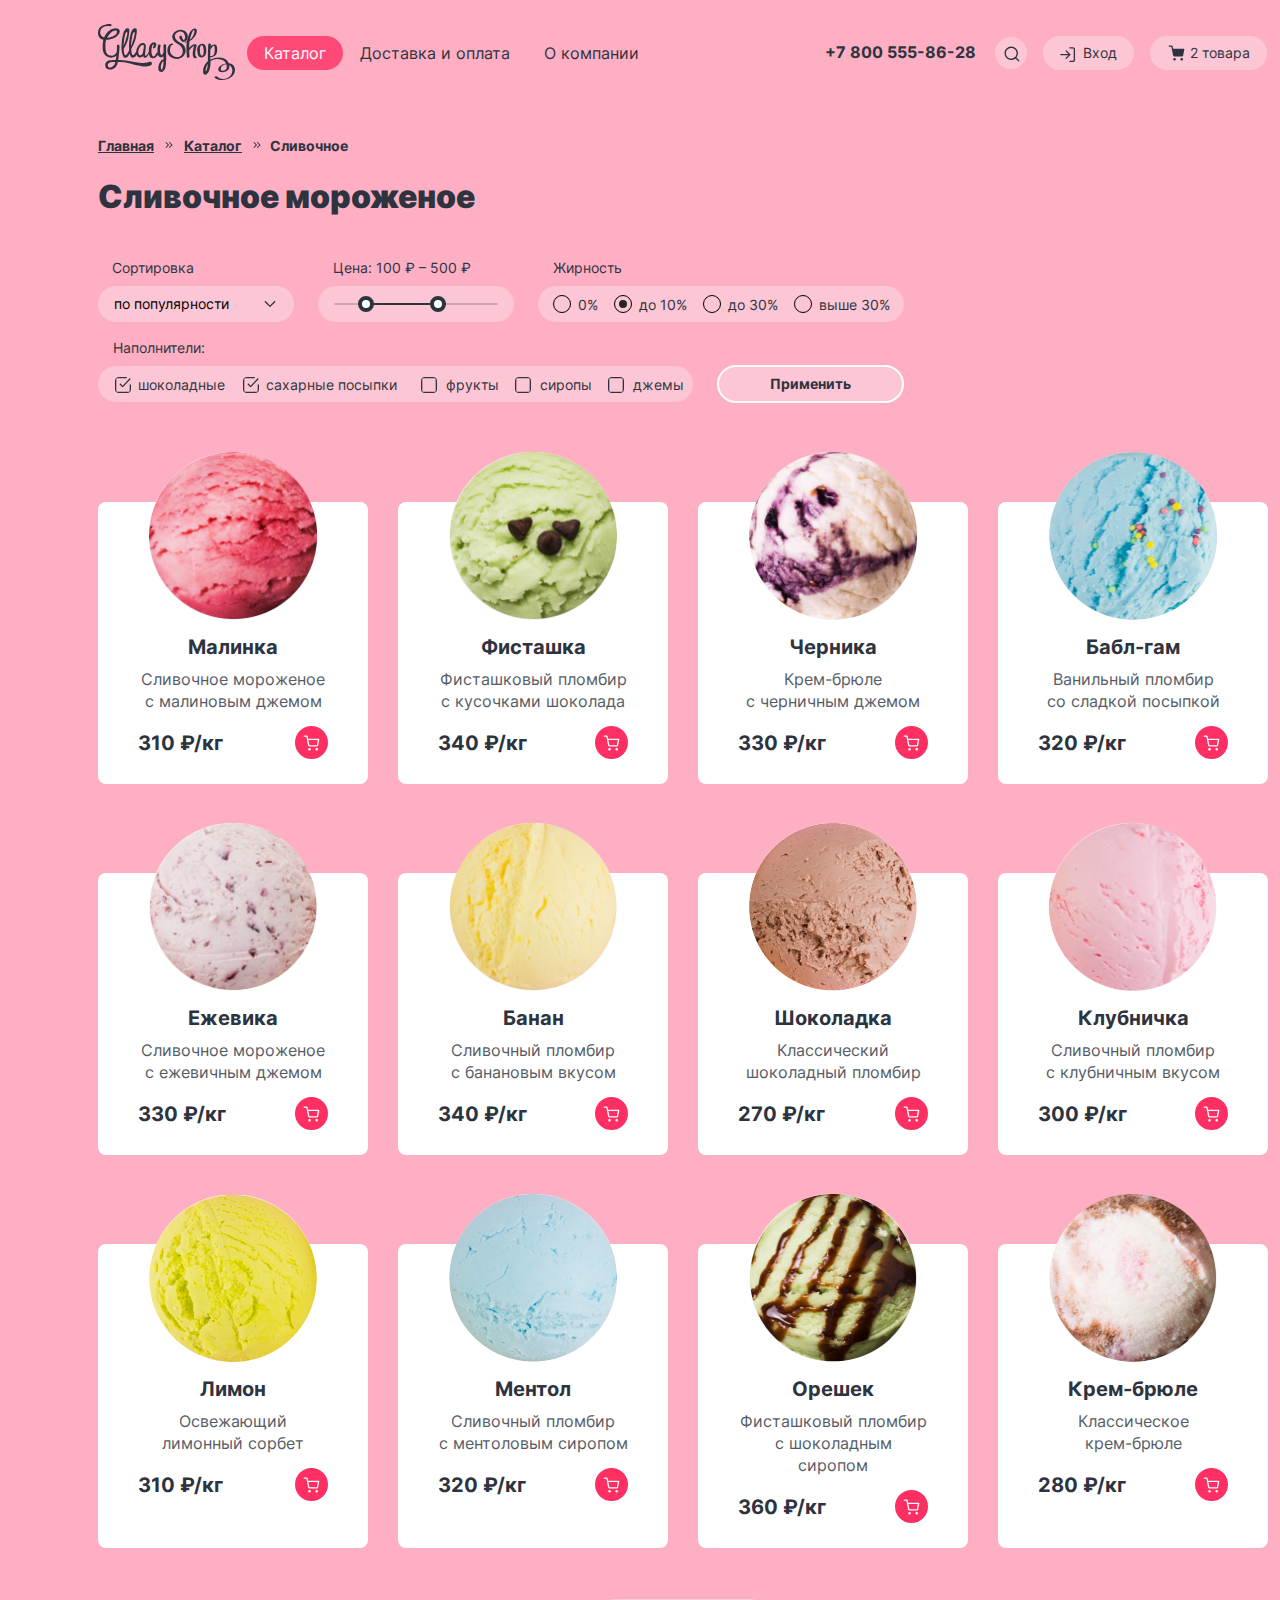
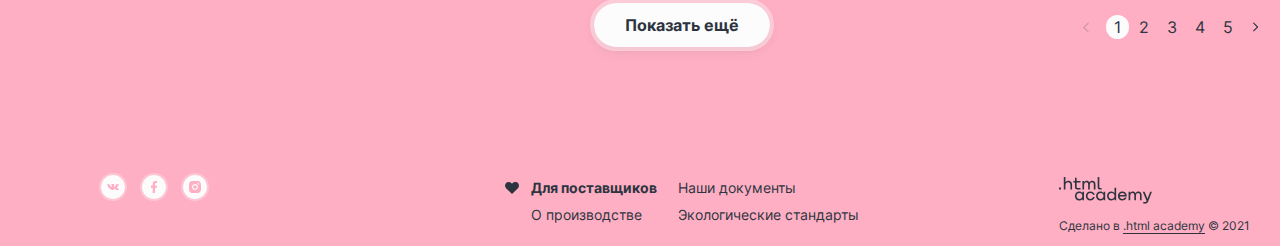
<file: catalog.html>
<!DOCTYPE html>
<html lang="ru">
  <head>
    <meta charset="utf-8">
    <title>HTML Academy: Глейси</title>
    <link rel="stylesheet" href="css/styles.css"> </head>
  <body class="page page-pink">
    <header class="page-header">
      <nav class="nav">
        <a href="index.html"><img class="logo" src="img/logo-gllacy.svg" width="137" height="56" alt="Логотип Глейси."></a>
        <ul class="nav-list">
          <li class="nav-item">
            <a class="nav-link  nav-link-active">Каталог</a>
            <ul class="nav-link-sub">
              <li class="nav-link-element"> <span class="nav-link-title">Новинки</span> </li>
              <li class="nav-link-element"> <a href="catalog.html">Сливочное</a> </li>
              <li class="nav-link-element"> <a class="nav-link-dynamic" href="#">Щербеты</a> </li>
              <li class="nav-link-element"> <a href="#">Фруктовый лёд</a> </li>
              <li class="nav-link-element"> <a href="#">Мелорин</a> </li>
            </ul>
          </li>
          <li class="nav-item"> <a class="nav-link" href="">Доставка и оплата</a> </li>
          <li class="nav-item"> <a class="nav-link" href="">О компании</a> </li>
        </ul>
        <a class="nav-phone" href="tel:+78005558628">+7 800 555-86-28</a>
        <ul class="nav-list nav-client">
          <li class="nav-item">
            <a class="nav-link nav-link-loupe" href="#">
              <svg class="nav-icon" aria-hidden="true" focusable="false" width="16" height="16" viewBox="0 0 16 16"
              fill="#2D3440" xmlns="http://www.w3.org/2000/svg">
                <path fill-rule="evenodd" clip-rule="evenodd" d="M1.91286 7.24625C1.91286 4.30073 4.30068 1.91292 7.2462 1.91292C10.1917 1.91292 12.5795 4.30073 12.5795 7.24625C12.5795 8.68547 12.0095 9.99154 11.0828 10.951C11.0582 10.9695 11.0346 10.99 11.0123 11.0124C10.9899 11.0347 10.9694 11.0583 10.9509 11.0829C9.99146 12.0095 8.6854 12.5796 7.2462 12.5796C4.30068 12.5796 1.91286 10.1918 1.91286 7.24625ZM11.4653 12.4082C10.3161 13.3487 8.84703 13.9129 7.2462 13.9129C3.5643 13.9129 0.579529 10.9281 0.579529 7.24625C0.579529 3.56435 3.5643 0.579582 7.2462 0.579582C10.9281 0.579582 13.9129 3.56435 13.9129 7.24625C13.9129 8.84711 13.3486 10.3162 12.4081 11.4654L15.2176 14.2749C15.4779 14.5352 15.4779 14.9573 15.2176 15.2177C14.9572 15.478 14.5351 15.478 14.2748 15.2177L11.4653 12.4082Z"
                fill="#2D3440" /> </svg>
                <span class="visually-hidden">Поиск</span>
            </a>
               <div class="popover popover-search">
                 <div class="popover-search-btn">
                    <label for="search" class="visually-hidden">
                      <input id="search" type="text" name="search" placeholder="Поиск по сайту">
                      <span class="search-close"></span>
                    </label>
                  </div>
                </div>
          </li>
          <li class="nav-item">
            <a class="nav-link nav-link-login" href="#">
              <svg class="nav-icon" width="16" height="16" viewBox="0 0 16 16" fill="#2D3440" xmlns="http://www.w3.org/2000/svg">
                <path fill-rule="evenodd" clip-rule="evenodd" d="M9.20837 0.874999C9.20837 0.506809 9.50685 0.208332 9.87504 0.208332H12.875C13.4497 0.208332 14.0008 0.436605 14.4071 0.842934C14.8134 1.24926 15.0417 1.80036 15.0417 2.375V12.875C15.0417 13.4496 14.8134 14.0007 14.4071 14.4071C14.0008 14.8134 13.4497 15.0417 12.875 15.0417H9.87504C9.50685 15.0417 9.20837 14.7432 9.20837 14.375C9.20837 14.0068 9.50685 13.7083 9.87504 13.7083H12.875C13.0961 13.7083 13.308 13.6205 13.4643 13.4643C13.6206 13.308 13.7084 13.096 13.7084 12.875V2.375C13.7084 2.15399 13.6206 1.94202 13.4643 1.78574C13.308 1.62946 13.0961 1.54167 12.875 1.54167H9.87504C9.50685 1.54167 9.20837 1.24319 9.20837 0.874999ZM5.65359 3.40359C5.91394 3.14324 6.33605 3.14324 6.5964 3.40359L10.3418 7.14903C10.4652 7.27002 10.5417 7.43857 10.5417 7.625C10.5417 7.81143 10.4652 7.97999 10.3418 8.10098L6.5964 11.8464C6.33605 12.1068 5.91394 12.1068 5.65359 11.8464C5.39324 11.5861 5.39324 11.1639 5.65359 10.9036L8.26552 8.29167H0.875041C0.506851 8.29167 0.208374 7.99319 0.208374 7.625C0.208374 7.25681 0.506851 6.95833 0.875041 6.95833H8.26552L5.65359 4.3464C5.39324 4.08605 5.39324 3.66394 5.65359 3.40359Z"
                fill="#2D3440" /> </svg>Вход </a>
            <div class="popover popover-form-open">
              <p class="popover-title popover-names">Личный кабинет</p>
              <form action="#" method="get">
                <div class="popover-field">
                  <label for="login">
                    <input id="login" type="email" name="login" placeholder="email@example.com">
                  </label>
                </div>
                <div class="popover-field">
                  <label for="password">
                    <input id="password" type="password" name="password" placeholder="••••••">
                  </label>
                </div>
                <div class="popover-form-login">
                  <input class="button popover-button-submit" type="submit" value="Войти">
                  <div class="popover-bright">
                    <a class="popover-bright-link" href="#">Забыли пароль?</a>
                    <a class="popover-bright-link" href="#">Pегистрация</a>
                  </div>
                </div>
              </form>
            </div>
          </li>
          <li class="nav-item">
            <a class="nav-link nav-link-search" href="#">
              <svg class="nav-icon" width="17" height="16" viewBox="0 0 17 16" fill="none" xmlns="http://www.w3.org/2000/svg">
                <path fill-rule="evenodd" clip-rule="evenodd" d="M0.645752 1.15641C0.645752 0.788223 0.944229 0.489746 1.31242 0.489746H3.91987C4.23762 0.489746 4.51121 0.714003 4.57357 1.02557L5.11867 3.74906H15.6534C15.8521 3.74906 16.0404 3.83767 16.167 3.99076C16.2937 4.14384 16.3455 4.34544 16.3082 4.54061L15.2653 10.0097L15.2643 10.0147L15.2643 10.0147C15.1742 10.4683 14.9275 10.8757 14.5672 11.1657C14.2088 11.4542 13.7609 11.6082 13.301 11.601H6.97627C6.5164 11.6082 6.06842 11.4542 5.71003 11.1657C5.34996 10.8759 5.10325 10.4686 5.01307 10.0153L5.01296 10.0147L3.9242 4.57495C3.91972 4.5567 3.916 4.53816 3.91307 4.51936L3.37341 1.82308H1.31242C0.944229 1.82308 0.645752 1.5246 0.645752 1.15641ZM6.52837 12.8757C5.80043 12.8757 5.21031 13.4658 5.21031 14.1938C5.21031 14.9217 5.80043 15.5118 6.52837 15.5118C7.25632 15.5118 7.84644 14.9217 7.84644 14.1938C7.84644 13.4658 7.25632 12.8757 6.52837 12.8757ZM13.6984 12.8757C12.9704 12.8757 12.3803 13.4658 12.3803 14.1938C12.3803 14.9217 12.9704 15.5118 13.6984 15.5118C14.4263 15.5118 15.0164 14.9217 15.0164 14.1938C15.0164 13.4658 14.4263 12.8757 13.6984 12.8757Z" fill="#2D3440"/>
                </svg>
              <span class=" visually-hidden">Корзина</span>2 товара </a>
            <div class="popover popover-form">
              <p class="popover-title popover-title-names">Корзина</p>
              <div class="popover-item"> <img src="img/raspberry-mini.jpg" alt="Пломбир с апельсиновым джемом." width="46" height="46">
                <div class="popover-name-item">
                  <span class="popover-name">Малинка</span>
                  <span class="popover-rate">1 кг х 310 ₽</span>
                </div>
              <b class="popover-price">310 ₽</b>
              <button type="button" class="popover-delete"></button>
            </div>
            <div class="popover-item">
              <img src="img/gum-mini.jpg" alt="Пломбир с апельсиновым джемом" width="46" height="46">
              <div class="popover-name-item">
                <span class="popover-name">Бабл-гам</span>
                <span class="popover-rate">1,5 кг х 320 ₽</span>
              </div>
              <b class="popover-price">480 ₽</b>
              <button type="button" class="popover-delete"></button>
            </div>
            <div class="popover-btn">
              <a class="button  popover-btn-link">Оформить заказ</a>
              <span class="popover-btn-results">Итого: 790 ₽</span>
            </div>
           </div>
          </li>
        </ul>
      </nav>
    </header>
    <main class="main-container main-inner">
      <header class="inner-header">
        <ul class="breadcrumbs">
          <li class="breadcrumbs-item">
            <a class="breadcrumbs-link" href="index.html">Главная</a>
            <span class="breadcrumbs-next">
              <img src="./img/chevrons-right.svg" alt="стрелка двойная." width="12" height="12">
            </span>
          </li>
          <li class="breadcrumbs-item">
            <a class="breadcrumbs-link" href="catalog.html">Каталог</a>
            <span class="breadcrumbs-next">
              <img src="./img/chevrons-right.svg" alt="стрелка двойная." width="12" height="12">
            </span>
          </li>
          <li class="breadcrumbs-item">
            <a class="breadcrumbs-link">Сливочное</a>
          </li>
        </ul>
        <h1 class="inner-header-title">Сливочное мороженое</h1>
      </header>
      <section class="catalog-products">
        <form class="catalog-filter" action="https://echo.htmlacademy.ru/" method="get">
          <fieldset class="catalog-filter-group">
            <div class="catalog-sorting">
              <label class="catalog-sorting-label" for="sorting">Сортировка</label>
              <select class="catolog-select-control" id="sorting" name="sorting">
                <option class="catalog-option" value="popular">по популярности</option>
              </select>
            </div>
            <button class="visually-hidden" type="submit">Отсортировать продукты</button>
          </fieldset>
          <fieldset class="catalog-filter-group">
            <legend class="catalog-filter-title">Цена: 100 ₽ – 500 ₽</legend>
            <div class="range">
              <div class="range-scale">
                <div class="range-bar" style="left: 24px; width: 88px;">
                  <button  type="button" class="range-toggle toggle-min">
                    <span class="visually-hidden">Изменить минимальную цену.</span>
                  </button>
                  <button  type="button" class="range-toggle toggle-max">
                    <span class="visually-hidden">Изменить максимальную цену.</span>
                  </button>
                </div>
              </div>
            </div>
          </fieldset>
          <fieldset class="catalog-filter-group">
            <legend class="catalog-filter-title">Жирность</legend>
            <ul class="catalog-filter-list catalog-filter-group-fatness">
              <li class="catalog-filter-item">
                <label class="control" >
                  <input class="visually-hidden control-input" type="radio" name="product-group" value="not-calories">
                  <span class="control-mark"></span> <span class="control-label">0%</span>
                </label>
              </li>
              <li class="catalog-filter-item">
                <label class="control">
                  <input class="visually-hidden control-input" type="radio" name="product-group" value="min-calories"
                  checked>
                  <span class="control-mark"></span>
                  <span class="control-label">до 10%</span>
                </label>
              </li>
              <li class="catalog-filter-item">
                <label class="control">
                  <input class="visually-hidden control-input" type="radio" name="product-group" value="norm-calories">
                  <span class="control-mark"></span>
                  <span class="control-label">до 30%</span>
                </label>
              </li>
              <li class="catalog-filter-item">
                <label class="control">
                  <input class="visually-hidden control-input" type="radio" name="product-group" value="max-calories">
                  <span class="control-mark"></span>
                  <span class="control-label">выше 30%</span>
                </label>
              </li>
            </ul>
          </fieldset>
          <fieldset class="catalog-filter-group">
            <legend class="catalog-filter-title ">Наполнители:</legend>
            <ul class="catalog-filter-list catalog-filter-group-filler">
              <li class="catalog-filter-item">
                <label class="control">
                  <input class="visually-hidden control-input" type="checkbox" name="chocolate" checked>
                  <span class="control-mark"></span>
                  <span class="control-label">шоколадные</span>
                </label>
              </li>
              <li class="catalog-filter-item">
                <label class="control">
                  <input class="visually-hidden control-input" type="checkbox" name="sugar-cakes" checked>
                  <span class="control-mark"></span>
                  <span class="control-label">сахарные пoсыпки</span>
                </label>
              </li>
              <li class="catalog-filter-item control-label-padd">
                <label class="control">
                  <input class="visually-hidden control-input" type="checkbox" name="fruits">
                  <span class="control-mark"></span>
                  <span class="control-label">фрукты</span>
                </label>
              </li>
              <li class="catalog-filter-item">
                <label class="control">
                  <input class="visually-hidden control-input" type="checkbox" name="syrups">
                  <span class="control-mark"></span> <span class="control-label">сиропы</span>
                </label>
              </li>
              <li class="catalog-filter-item">
                <label class="control">
                  <input class="visually-hidden control-input" type="checkbox" name="jams">
                  <span class="control-mark"></span>
                  <span class="control-label">джемы</span>
                </label>
              </li>
            </ul>
          </fieldset>
          <button class="button button-apply" type="submit">Применить</button>
        </form>
        <ul class="product-list">
          <li class="product-card">
            <a class="product-card-link" href="#">
              <img class="product-card-image" src="img/ice/raspberry.png" width="168" height="168" alt="малиновое мороженое."></a>
            <div class="product-card-content">
              <h3 class="product-card-title">Малинка</h3>
              <p class="product-card-detail">Сливочное мороженое с малиновым джемом</p>
              <p class="produсt-card-section">
                <b class="product-card-price">310 ₽/кг</b>
                <a href="#" class="product-card-button button">
                  <svg class="product-card-svg" width="17" height="16" viewBox="0 0 17 16" fill="none" xmlns="http://www.w3.org/2000/svg">
                    <path fill-rule="evenodd" clip-rule="evenodd" d="M1.31254 0.489586C0.944351 0.489586 0.645874 0.788063 0.645874 1.15625C0.645874 1.52444 0.944351 1.82292 1.31254 1.82292H3.37353L3.91319 4.5192C3.91612 4.538 3.91985 4.55654 3.92432 4.57479L5.01308 10.0146L5.0132 10.0151C5.10338 10.4685 5.35008 10.8757 5.71016 11.1656C6.06854 11.4541 6.51652 11.608 6.97639 11.6009H13.3011C13.761 11.608 14.209 11.4541 14.5673 11.1656C14.9276 10.8756 15.1743 10.4681 15.2644 10.0146L15.2644 10.0146L15.2654 10.0096L16.3084 4.54045C16.3456 4.34528 16.2938 4.14368 16.1672 3.9906C16.0405 3.83751 15.8522 3.7489 15.6535 3.7489H5.11879L4.57369 1.02541C4.51133 0.713843 4.23774 0.489586 3.91999 0.489586H1.31254ZM6.32068 9.75385L5.38566 5.08223H14.8477L13.9562 9.75686C13.9268 9.90268 13.8472 10.0336 13.7313 10.1269C13.6148 10.2207 13.4691 10.2705 13.3196 10.2676L13.3196 10.2675H13.3068H6.9707V10.2674L6.95793 10.2676C6.80844 10.2705 6.66271 10.2207 6.54624 10.1269C6.42978 10.0332 6.35 9.90146 6.32087 9.75481L6.32068 9.75385ZM5.21043 14.1936C5.21043 13.4657 5.80055 12.8755 6.5285 12.8755C7.25644 12.8755 7.84656 13.4657 7.84656 14.1936C7.84656 14.9216 7.25644 15.5117 6.5285 15.5117C5.80055 15.5117 5.21043 14.9216 5.21043 14.1936ZM12.3804 14.1936C12.3804 13.4657 12.9705 12.8755 13.6985 12.8755C14.4264 12.8755 15.0166 13.4657 15.0166 14.1936C15.0166 14.9216 14.4264 15.5117 13.6985 15.5117C12.9705 15.5117 12.3804 14.9216 12.3804 14.1936Z"
                    fill="#2D3440" /> </svg>
                  <span class="visually-hidden">Купить</span>
                </a>
              </p>
            </div>
          </li>
          <li class="product-card">
            <a class="product-card-link" href="#">
              <img class="product-card-image" src="img/ice/pistachios.png" width="168" height="168" alt="фисташковое мороженое."></a>
            <div class="product-card-content">
              <h3 class="product-card-title">Фисташка</h3>
              <p class="product-card-detail">Фисташковый пломбир с кусочками шоколада</p>
              <p class="produсt-card-section">
                <b class="product-card-price">340 ₽/кг</b>
                <a href="#" class="product-card-button button">
                  <svg class="product-card-svg" width="17" height="16" viewBox="0 0 17 16" fill="none" xmlns="http://www.w3.org/2000/svg">
                    <path fill-rule="evenodd" clip-rule="evenodd" d="M1.31254 0.489586C0.944351 0.489586 0.645874 0.788063 0.645874 1.15625C0.645874 1.52444 0.944351 1.82292 1.31254 1.82292H3.37353L3.91319 4.5192C3.91612 4.538 3.91985 4.55654 3.92432 4.57479L5.01308 10.0146L5.0132 10.0151C5.10338 10.4685 5.35008 10.8757 5.71016 11.1656C6.06854 11.4541 6.51652 11.608 6.97639 11.6009H13.3011C13.761 11.608 14.209 11.4541 14.5673 11.1656C14.9276 10.8756 15.1743 10.4681 15.2644 10.0146L15.2644 10.0146L15.2654 10.0096L16.3084 4.54045C16.3456 4.34528 16.2938 4.14368 16.1672 3.9906C16.0405 3.83751 15.8522 3.7489 15.6535 3.7489H5.11879L4.57369 1.02541C4.51133 0.713843 4.23774 0.489586 3.91999 0.489586H1.31254ZM6.32068 9.75385L5.38566 5.08223H14.8477L13.9562 9.75686C13.9268 9.90268 13.8472 10.0336 13.7313 10.1269C13.6148 10.2207 13.4691 10.2705 13.3196 10.2676L13.3196 10.2675H13.3068H6.9707V10.2674L6.95793 10.2676C6.80844 10.2705 6.66271 10.2207 6.54624 10.1269C6.42978 10.0332 6.35 9.90146 6.32087 9.75481L6.32068 9.75385ZM5.21043 14.1936C5.21043 13.4657 5.80055 12.8755 6.5285 12.8755C7.25644 12.8755 7.84656 13.4657 7.84656 14.1936C7.84656 14.9216 7.25644 15.5117 6.5285 15.5117C5.80055 15.5117 5.21043 14.9216 5.21043 14.1936ZM12.3804 14.1936C12.3804 13.4657 12.9705 12.8755 13.6985 12.8755C14.4264 12.8755 15.0166 13.4657 15.0166 14.1936C15.0166 14.9216 14.4264 15.5117 13.6985 15.5117C12.9705 15.5117 12.3804 14.9216 12.3804 14.1936Z"
                    fill="#2D3440" /> </svg>
                  <span class="visually-hidden">Купить</span>
                </a>
              </p>
            </div>
          </li>
          <li class="product-card">
            <a class="product-card-link" href="#">
              <img class="product-card-image" src="img/ice/blueberry.png" width="168" height="168" alt="черничное мороженое."></a>
            <div class="product-card-content">
              <h3 class="product-card-title">Черника</h3>
              <p class="product-card-detail">Крем-брюле<br> с черничным джемом</p>
              <p class="produсt-card-section">
                <b class="product-card-price">330 ₽/кг</b>
                <a href="#" class="product-card-button button">
                  <svg class="product-card-svg" width="17" height="16" viewBox="0 0 17 16" fill="none" xmlns="http://www.w3.org/2000/svg">
                    <path fill-rule="evenodd" clip-rule="evenodd" d="M1.31254 0.489586C0.944351 0.489586 0.645874 0.788063 0.645874 1.15625C0.645874 1.52444 0.944351 1.82292 1.31254 1.82292H3.37353L3.91319 4.5192C3.91612 4.538 3.91985 4.55654 3.92432 4.57479L5.01308 10.0146L5.0132 10.0151C5.10338 10.4685 5.35008 10.8757 5.71016 11.1656C6.06854 11.4541 6.51652 11.608 6.97639 11.6009H13.3011C13.761 11.608 14.209 11.4541 14.5673 11.1656C14.9276 10.8756 15.1743 10.4681 15.2644 10.0146L15.2644 10.0146L15.2654 10.0096L16.3084 4.54045C16.3456 4.34528 16.2938 4.14368 16.1672 3.9906C16.0405 3.83751 15.8522 3.7489 15.6535 3.7489H5.11879L4.57369 1.02541C4.51133 0.713843 4.23774 0.489586 3.91999 0.489586H1.31254ZM6.32068 9.75385L5.38566 5.08223H14.8477L13.9562 9.75686C13.9268 9.90268 13.8472 10.0336 13.7313 10.1269C13.6148 10.2207 13.4691 10.2705 13.3196 10.2676L13.3196 10.2675H13.3068H6.9707V10.2674L6.95793 10.2676C6.80844 10.2705 6.66271 10.2207 6.54624 10.1269C6.42978 10.0332 6.35 9.90146 6.32087 9.75481L6.32068 9.75385ZM5.21043 14.1936C5.21043 13.4657 5.80055 12.8755 6.5285 12.8755C7.25644 12.8755 7.84656 13.4657 7.84656 14.1936C7.84656 14.9216 7.25644 15.5117 6.5285 15.5117C5.80055 15.5117 5.21043 14.9216 5.21043 14.1936ZM12.3804 14.1936C12.3804 13.4657 12.9705 12.8755 13.6985 12.8755C14.4264 12.8755 15.0166 13.4657 15.0166 14.1936C15.0166 14.9216 14.4264 15.5117 13.6985 15.5117C12.9705 15.5117 12.3804 14.9216 12.3804 14.1936Z"
                    fill="#2D3440" /> </svg>
                  <span class="visually-hidden">Купить</span>
                </a>
              </p>
            </div>
          </li>
          <li class="product-card">
            <a class="product-card-link" href="#">
              <img class="product-card-image" src="img/ice/gum.png" width="168" height="168" alt="мороженое Бабл-гам."></a>
            <div class="product-card-content">
              <h3 class="product-card-title">Бабл-гам</h3>
              <p class="product-card-detail">Ванильный пломбир<br> со сладкой посыпкой</p>
              <p class="produсt-card-section">
                <b class="product-card-price">320 ₽/кг</b>
                <a href="#" class="product-card-button button">
                  <svg class="product-card-svg" width="17" height="16" viewBox="0 0 17 16" fill="none" xmlns="http://www.w3.org/2000/svg">
                    <path fill-rule="evenodd" clip-rule="evenodd" d="M1.31254 0.489586C0.944351 0.489586 0.645874 0.788063 0.645874 1.15625C0.645874 1.52444 0.944351 1.82292 1.31254 1.82292H3.37353L3.91319 4.5192C3.91612 4.538 3.91985 4.55654 3.92432 4.57479L5.01308 10.0146L5.0132 10.0151C5.10338 10.4685 5.35008 10.8757 5.71016 11.1656C6.06854 11.4541 6.51652 11.608 6.97639 11.6009H13.3011C13.761 11.608 14.209 11.4541 14.5673 11.1656C14.9276 10.8756 15.1743 10.4681 15.2644 10.0146L15.2644 10.0146L15.2654 10.0096L16.3084 4.54045C16.3456 4.34528 16.2938 4.14368 16.1672 3.9906C16.0405 3.83751 15.8522 3.7489 15.6535 3.7489H5.11879L4.57369 1.02541C4.51133 0.713843 4.23774 0.489586 3.91999 0.489586H1.31254ZM6.32068 9.75385L5.38566 5.08223H14.8477L13.9562 9.75686C13.9268 9.90268 13.8472 10.0336 13.7313 10.1269C13.6148 10.2207 13.4691 10.2705 13.3196 10.2676L13.3196 10.2675H13.3068H6.9707V10.2674L6.95793 10.2676C6.80844 10.2705 6.66271 10.2207 6.54624 10.1269C6.42978 10.0332 6.35 9.90146 6.32087 9.75481L6.32068 9.75385ZM5.21043 14.1936C5.21043 13.4657 5.80055 12.8755 6.5285 12.8755C7.25644 12.8755 7.84656 13.4657 7.84656 14.1936C7.84656 14.9216 7.25644 15.5117 6.5285 15.5117C5.80055 15.5117 5.21043 14.9216 5.21043 14.1936ZM12.3804 14.1936C12.3804 13.4657 12.9705 12.8755 13.6985 12.8755C14.4264 12.8755 15.0166 13.4657 15.0166 14.1936C15.0166 14.9216 14.4264 15.5117 13.6985 15.5117C12.9705 15.5117 12.3804 14.9216 12.3804 14.1936Z"
                    fill="#2D3440" /> </svg>
                  <span class="visually-hidden">Купить</span>
                </a>
              </p>
            </div>
          </li>
          <li class="product-card">
            <a class="product-card-link" href="#">
              <img class="product-card-image" src="img/ice/blackberry.png" width="168" height="168" alt="ежевичное мороженое."></a>
            <div class="product-card-content">
              <h3 class="product-card-title">Ежевика</h3>
              <p class="product-card-detail">Сливочное мороженое с ежевичным джемом</p>
              <p class="produсt-card-section">
                <b class="product-card-price">330 ₽/кг</b>
                <a href="#" class="product-card-button button">
                  <svg class="product-card-svg" width="17" height="16" viewBox="0 0 17 16" fill="none" xmlns="http://www.w3.org/2000/svg">
                    <path fill-rule="evenodd" clip-rule="evenodd" d="M1.31254 0.489586C0.944351 0.489586 0.645874 0.788063 0.645874 1.15625C0.645874 1.52444 0.944351 1.82292 1.31254 1.82292H3.37353L3.91319 4.5192C3.91612 4.538 3.91985 4.55654 3.92432 4.57479L5.01308 10.0146L5.0132 10.0151C5.10338 10.4685 5.35008 10.8757 5.71016 11.1656C6.06854 11.4541 6.51652 11.608 6.97639 11.6009H13.3011C13.761 11.608 14.209 11.4541 14.5673 11.1656C14.9276 10.8756 15.1743 10.4681 15.2644 10.0146L15.2644 10.0146L15.2654 10.0096L16.3084 4.54045C16.3456 4.34528 16.2938 4.14368 16.1672 3.9906C16.0405 3.83751 15.8522 3.7489 15.6535 3.7489H5.11879L4.57369 1.02541C4.51133 0.713843 4.23774 0.489586 3.91999 0.489586H1.31254ZM6.32068 9.75385L5.38566 5.08223H14.8477L13.9562 9.75686C13.9268 9.90268 13.8472 10.0336 13.7313 10.1269C13.6148 10.2207 13.4691 10.2705 13.3196 10.2676L13.3196 10.2675H13.3068H6.9707V10.2674L6.95793 10.2676C6.80844 10.2705 6.66271 10.2207 6.54624 10.1269C6.42978 10.0332 6.35 9.90146 6.32087 9.75481L6.32068 9.75385ZM5.21043 14.1936C5.21043 13.4657 5.80055 12.8755 6.5285 12.8755C7.25644 12.8755 7.84656 13.4657 7.84656 14.1936C7.84656 14.9216 7.25644 15.5117 6.5285 15.5117C5.80055 15.5117 5.21043 14.9216 5.21043 14.1936ZM12.3804 14.1936C12.3804 13.4657 12.9705 12.8755 13.6985 12.8755C14.4264 12.8755 15.0166 13.4657 15.0166 14.1936C15.0166 14.9216 14.4264 15.5117 13.6985 15.5117C12.9705 15.5117 12.3804 14.9216 12.3804 14.1936Z"
                    fill="#2D3440" /> </svg>
                  <span class="visually-hidden">Купить</span>
                </a>
              </p>
            </div>
          </li>
          <li class="product-card">
            <a class="product-card-link" href="#">
              <img class="product-card-image" src="img/ice/banana.png" width="168" height="168" alt="банановое мороженое."></a>
            <div class="product-card-content">
              <h3 class="product-card-title">Банан</h3>
              <p class="product-card-detail">Сливочный пломбир
                <br> с банановым вкусом</p>
              <p class="produсt-card-section">
                <b class="product-card-price">340 ₽/кг</b>
                <a href="#" class="product-card-button button">
                  <svg class="product-card-svg" width="17" height="16" viewBox="0 0 17 16" fill="none" xmlns="http://www.w3.org/2000/svg">
                    <path fill-rule="evenodd" clip-rule="evenodd" d="M1.31254 0.489586C0.944351 0.489586 0.645874 0.788063 0.645874 1.15625C0.645874 1.52444 0.944351 1.82292 1.31254 1.82292H3.37353L3.91319 4.5192C3.91612 4.538 3.91985 4.55654 3.92432 4.57479L5.01308 10.0146L5.0132 10.0151C5.10338 10.4685 5.35008 10.8757 5.71016 11.1656C6.06854 11.4541 6.51652 11.608 6.97639 11.6009H13.3011C13.761 11.608 14.209 11.4541 14.5673 11.1656C14.9276 10.8756 15.1743 10.4681 15.2644 10.0146L15.2644 10.0146L15.2654 10.0096L16.3084 4.54045C16.3456 4.34528 16.2938 4.14368 16.1672 3.9906C16.0405 3.83751 15.8522 3.7489 15.6535 3.7489H5.11879L4.57369 1.02541C4.51133 0.713843 4.23774 0.489586 3.91999 0.489586H1.31254ZM6.32068 9.75385L5.38566 5.08223H14.8477L13.9562 9.75686C13.9268 9.90268 13.8472 10.0336 13.7313 10.1269C13.6148 10.2207 13.4691 10.2705 13.3196 10.2676L13.3196 10.2675H13.3068H6.9707V10.2674L6.95793 10.2676C6.80844 10.2705 6.66271 10.2207 6.54624 10.1269C6.42978 10.0332 6.35 9.90146 6.32087 9.75481L6.32068 9.75385ZM5.21043 14.1936C5.21043 13.4657 5.80055 12.8755 6.5285 12.8755C7.25644 12.8755 7.84656 13.4657 7.84656 14.1936C7.84656 14.9216 7.25644 15.5117 6.5285 15.5117C5.80055 15.5117 5.21043 14.9216 5.21043 14.1936ZM12.3804 14.1936C12.3804 13.4657 12.9705 12.8755 13.6985 12.8755C14.4264 12.8755 15.0166 13.4657 15.0166 14.1936C15.0166 14.9216 14.4264 15.5117 13.6985 15.5117C12.9705 15.5117 12.3804 14.9216 12.3804 14.1936Z"
                    fill="#2D3440" /> </svg>
                  <span class="visually-hidden">Купить</span>
                </a>
              </p>
            </div>
          </li>
          <li class="product-card">
            <a class="product-card-link" href="#">
              <img class="product-card-image" src="img/ice/chocolate.png" width="168" height="168" alt="шоколадное мороженое."></a>
            <div class="product-card-content">
              <h3 class="product-card-title">Шоколадка</h3>
              <p class="product-card-detail">Классический шоколадный пломбир</p>
              <p class="produсt-card-section"> <b class="product-card-price">270 ₽/кг</b>
                <a href="#" class="product-card-button button">
                  <svg class="product-card-svg" width="17" height="16" viewBox="0 0 17 16" fill="none" xmlns="http://www.w3.org/2000/svg">
                    <path fill-rule="evenodd" clip-rule="evenodd" d="M1.31254 0.489586C0.944351 0.489586 0.645874 0.788063 0.645874 1.15625C0.645874 1.52444 0.944351 1.82292 1.31254 1.82292H3.37353L3.91319 4.5192C3.91612 4.538 3.91985 4.55654 3.92432 4.57479L5.01308 10.0146L5.0132 10.0151C5.10338 10.4685 5.35008 10.8757 5.71016 11.1656C6.06854 11.4541 6.51652 11.608 6.97639 11.6009H13.3011C13.761 11.608 14.209 11.4541 14.5673 11.1656C14.9276 10.8756 15.1743 10.4681 15.2644 10.0146L15.2644 10.0146L15.2654 10.0096L16.3084 4.54045C16.3456 4.34528 16.2938 4.14368 16.1672 3.9906C16.0405 3.83751 15.8522 3.7489 15.6535 3.7489H5.11879L4.57369 1.02541C4.51133 0.713843 4.23774 0.489586 3.91999 0.489586H1.31254ZM6.32068 9.75385L5.38566 5.08223H14.8477L13.9562 9.75686C13.9268 9.90268 13.8472 10.0336 13.7313 10.1269C13.6148 10.2207 13.4691 10.2705 13.3196 10.2676L13.3196 10.2675H13.3068H6.9707V10.2674L6.95793 10.2676C6.80844 10.2705 6.66271 10.2207 6.54624 10.1269C6.42978 10.0332 6.35 9.90146 6.32087 9.75481L6.32068 9.75385ZM5.21043 14.1936C5.21043 13.4657 5.80055 12.8755 6.5285 12.8755C7.25644 12.8755 7.84656 13.4657 7.84656 14.1936C7.84656 14.9216 7.25644 15.5117 6.5285 15.5117C5.80055 15.5117 5.21043 14.9216 5.21043 14.1936ZM12.3804 14.1936C12.3804 13.4657 12.9705 12.8755 13.6985 12.8755C14.4264 12.8755 15.0166 13.4657 15.0166 14.1936C15.0166 14.9216 14.4264 15.5117 13.6985 15.5117C12.9705 15.5117 12.3804 14.9216 12.3804 14.1936Z"
                    fill="#2D3440" /> </svg>
                  <span class="visually-hidden">Купить</span>
                </a>
              </p>
            </div>
          </li>
          <li class="product-card">
            <a class="product-card-link" href="#">
              <img class="product-card-image" src="img/ice/strawberry.png" width="168" height="168" alt="клубничное мороженое."></a>
            <div class="product-card-content">
              <h3 class="product-card-title">Клубничка</h3>
              <p class="product-card-detail">Сливочный пломбир<br> с клубничным вкусом</p>
              <p class="produсt-card-section">
                <b class="product-card-price">300 ₽/кг</b>
                <a href="#" class="product-card-button button">
                  <svg class="product-card-svg" width="17" height="16" viewBox="0 0 17 16" fill="none" xmlns="http://www.w3.org/2000/svg">
                    <path fill-rule="evenodd" clip-rule="evenodd" d="M1.31254 0.489586C0.944351 0.489586 0.645874 0.788063 0.645874 1.15625C0.645874 1.52444 0.944351 1.82292 1.31254 1.82292H3.37353L3.91319 4.5192C3.91612 4.538 3.91985 4.55654 3.92432 4.57479L5.01308 10.0146L5.0132 10.0151C5.10338 10.4685 5.35008 10.8757 5.71016 11.1656C6.06854 11.4541 6.51652 11.608 6.97639 11.6009H13.3011C13.761 11.608 14.209 11.4541 14.5673 11.1656C14.9276 10.8756 15.1743 10.4681 15.2644 10.0146L15.2644 10.0146L15.2654 10.0096L16.3084 4.54045C16.3456 4.34528 16.2938 4.14368 16.1672 3.9906C16.0405 3.83751 15.8522 3.7489 15.6535 3.7489H5.11879L4.57369 1.02541C4.51133 0.713843 4.23774 0.489586 3.91999 0.489586H1.31254ZM6.32068 9.75385L5.38566 5.08223H14.8477L13.9562 9.75686C13.9268 9.90268 13.8472 10.0336 13.7313 10.1269C13.6148 10.2207 13.4691 10.2705 13.3196 10.2676L13.3196 10.2675H13.3068H6.9707V10.2674L6.95793 10.2676C6.80844 10.2705 6.66271 10.2207 6.54624 10.1269C6.42978 10.0332 6.35 9.90146 6.32087 9.75481L6.32068 9.75385ZM5.21043 14.1936C5.21043 13.4657 5.80055 12.8755 6.5285 12.8755C7.25644 12.8755 7.84656 13.4657 7.84656 14.1936C7.84656 14.9216 7.25644 15.5117 6.5285 15.5117C5.80055 15.5117 5.21043 14.9216 5.21043 14.1936ZM12.3804 14.1936C12.3804 13.4657 12.9705 12.8755 13.6985 12.8755C14.4264 12.8755 15.0166 13.4657 15.0166 14.1936C15.0166 14.9216 14.4264 15.5117 13.6985 15.5117C12.9705 15.5117 12.3804 14.9216 12.3804 14.1936Z"
                    fill="#2D3440" /> </svg>
                  <span class="visually-hidden">Купить</span>
                </a>
              </p>
            </div>
          </li>
          <li class="product-card">
            <a class="product-card-link" href="#">
              <img class="product-card-image" src="img/ice/lemon.png" width="168" height="168" alt="лимонное мороженое".></a>
            <div class="product-card-content">
              <h3 class="product-card-title">Лимон</h3>
              <p class="product-card-detail">Освежающий лимонный сорбет</p>
              <p class="produсt-card-section">
                <b class="product-card-price">310 ₽/кг</b>
                <a href="#" class="product-card-button button">
                  <svg class="product-card-svg" width="17" height="16" viewBox="0 0 17 16" fill="none" xmlns="http://www.w3.org/2000/svg">
                    <path fill-rule="evenodd" clip-rule="evenodd" d="M1.31254 0.489586C0.944351 0.489586 0.645874 0.788063 0.645874 1.15625C0.645874 1.52444 0.944351 1.82292 1.31254 1.82292H3.37353L3.91319 4.5192C3.91612 4.538 3.91985 4.55654 3.92432 4.57479L5.01308 10.0146L5.0132 10.0151C5.10338 10.4685 5.35008 10.8757 5.71016 11.1656C6.06854 11.4541 6.51652 11.608 6.97639 11.6009H13.3011C13.761 11.608 14.209 11.4541 14.5673 11.1656C14.9276 10.8756 15.1743 10.4681 15.2644 10.0146L15.2644 10.0146L15.2654 10.0096L16.3084 4.54045C16.3456 4.34528 16.2938 4.14368 16.1672 3.9906C16.0405 3.83751 15.8522 3.7489 15.6535 3.7489H5.11879L4.57369 1.02541C4.51133 0.713843 4.23774 0.489586 3.91999 0.489586H1.31254ZM6.32068 9.75385L5.38566 5.08223H14.8477L13.9562 9.75686C13.9268 9.90268 13.8472 10.0336 13.7313 10.1269C13.6148 10.2207 13.4691 10.2705 13.3196 10.2676L13.3196 10.2675H13.3068H6.9707V10.2674L6.95793 10.2676C6.80844 10.2705 6.66271 10.2207 6.54624 10.1269C6.42978 10.0332 6.35 9.90146 6.32087 9.75481L6.32068 9.75385ZM5.21043 14.1936C5.21043 13.4657 5.80055 12.8755 6.5285 12.8755C7.25644 12.8755 7.84656 13.4657 7.84656 14.1936C7.84656 14.9216 7.25644 15.5117 6.5285 15.5117C5.80055 15.5117 5.21043 14.9216 5.21043 14.1936ZM12.3804 14.1936C12.3804 13.4657 12.9705 12.8755 13.6985 12.8755C14.4264 12.8755 15.0166 13.4657 15.0166 14.1936C15.0166 14.9216 14.4264 15.5117 13.6985 15.5117C12.9705 15.5117 12.3804 14.9216 12.3804 14.1936Z"
                    fill="#2D3440" /> </svg>
                  <span class="visually-hidden">Купить</span>
                </a>
              </p>
            </div>
          </li>
          <li class="product-card">
            <a class="product-card-link" href="#">
              <img class="product-card-image" src="img/ice/menthol.png" width="168" height="168" alt="мороженое со вкусом ментола."></a>
            <div class="product-card-content">
              <h3 class="product-card-title">Ментол</h3>
              <p class="product-card-detail">Сливочный пломбир<br> с ментоловым сиропом</p>
              <p class="produсt-card-section"> <b class="product-card-price">320 ₽/кг</b>
                <a href="#" class="product-card-button button">
                  <svg class="product-card-svg" width="17" height="16" viewBox="0 0 17 16" fill="none" xmlns="http://www.w3.org/2000/svg">
                    <path fill-rule="evenodd" clip-rule="evenodd" d="M1.31254 0.489586C0.944351 0.489586 0.645874 0.788063 0.645874 1.15625C0.645874 1.52444 0.944351 1.82292 1.31254 1.82292H3.37353L3.91319 4.5192C3.91612 4.538 3.91985 4.55654 3.92432 4.57479L5.01308 10.0146L5.0132 10.0151C5.10338 10.4685 5.35008 10.8757 5.71016 11.1656C6.06854 11.4541 6.51652 11.608 6.97639 11.6009H13.3011C13.761 11.608 14.209 11.4541 14.5673 11.1656C14.9276 10.8756 15.1743 10.4681 15.2644 10.0146L15.2644 10.0146L15.2654 10.0096L16.3084 4.54045C16.3456 4.34528 16.2938 4.14368 16.1672 3.9906C16.0405 3.83751 15.8522 3.7489 15.6535 3.7489H5.11879L4.57369 1.02541C4.51133 0.713843 4.23774 0.489586 3.91999 0.489586H1.31254ZM6.32068 9.75385L5.38566 5.08223H14.8477L13.9562 9.75686C13.9268 9.90268 13.8472 10.0336 13.7313 10.1269C13.6148 10.2207 13.4691 10.2705 13.3196 10.2676L13.3196 10.2675H13.3068H6.9707V10.2674L6.95793 10.2676C6.80844 10.2705 6.66271 10.2207 6.54624 10.1269C6.42978 10.0332 6.35 9.90146 6.32087 9.75481L6.32068 9.75385ZM5.21043 14.1936C5.21043 13.4657 5.80055 12.8755 6.5285 12.8755C7.25644 12.8755 7.84656 13.4657 7.84656 14.1936C7.84656 14.9216 7.25644 15.5117 6.5285 15.5117C5.80055 15.5117 5.21043 14.9216 5.21043 14.1936ZM12.3804 14.1936C12.3804 13.4657 12.9705 12.8755 13.6985 12.8755C14.4264 12.8755 15.0166 13.4657 15.0166 14.1936C15.0166 14.9216 14.4264 15.5117 13.6985 15.5117C12.9705 15.5117 12.3804 14.9216 12.3804 14.1936Z"
                    fill="#2D3440" /> </svg>
                  <span class="visually-hidden">Купить</span>
                </a>
              </p>
            </div>
          </li>
          <li class="product-card">
            <a class="product-card-link" href="#">
              <img class="product-card-image" src="img/ice/nut.png" width="168" height="168" alt="мороженое Орешек."></a>
            <div class="product-card-content">
              <h3 class="product-card-title">Орешек</h3>
              <p class="product-card-detail">Фисташковый пломбир с шоколадным сиропом</p>
              <p class="produсt-card-section">
                <b class="product-card-price">360 ₽/кг</b>
                <a href="#" class="product-card-button button">
                  <svg class="product-card-svg" width="17" height="16" viewBox="0 0 17 16" fill="none" xmlns="http://www.w3.org/2000/svg">
                    <path fill-rule="evenodd" clip-rule="evenodd" d="M1.31254 0.489586C0.944351 0.489586 0.645874 0.788063 0.645874 1.15625C0.645874 1.52444 0.944351 1.82292 1.31254 1.82292H3.37353L3.91319 4.5192C3.91612 4.538 3.91985 4.55654 3.92432 4.57479L5.01308 10.0146L5.0132 10.0151C5.10338 10.4685 5.35008 10.8757 5.71016 11.1656C6.06854 11.4541 6.51652 11.608 6.97639 11.6009H13.3011C13.761 11.608 14.209 11.4541 14.5673 11.1656C14.9276 10.8756 15.1743 10.4681 15.2644 10.0146L15.2644 10.0146L15.2654 10.0096L16.3084 4.54045C16.3456 4.34528 16.2938 4.14368 16.1672 3.9906C16.0405 3.83751 15.8522 3.7489 15.6535 3.7489H5.11879L4.57369 1.02541C4.51133 0.713843 4.23774 0.489586 3.91999 0.489586H1.31254ZM6.32068 9.75385L5.38566 5.08223H14.8477L13.9562 9.75686C13.9268 9.90268 13.8472 10.0336 13.7313 10.1269C13.6148 10.2207 13.4691 10.2705 13.3196 10.2676L13.3196 10.2675H13.3068H6.9707V10.2674L6.95793 10.2676C6.80844 10.2705 6.66271 10.2207 6.54624 10.1269C6.42978 10.0332 6.35 9.90146 6.32087 9.75481L6.32068 9.75385ZM5.21043 14.1936C5.21043 13.4657 5.80055 12.8755 6.5285 12.8755C7.25644 12.8755 7.84656 13.4657 7.84656 14.1936C7.84656 14.9216 7.25644 15.5117 6.5285 15.5117C5.80055 15.5117 5.21043 14.9216 5.21043 14.1936ZM12.3804 14.1936C12.3804 13.4657 12.9705 12.8755 13.6985 12.8755C14.4264 12.8755 15.0166 13.4657 15.0166 14.1936C15.0166 14.9216 14.4264 15.5117 13.6985 15.5117C12.9705 15.5117 12.3804 14.9216 12.3804 14.1936Z"
                    fill="#2D3440" /> </svg>
                  <span class="visually-hidden">Купить</span>
                </a>
              </p>
            </div>
          </li>
          <li class="product-card">
            <a class="product-card-link" href="#">
              <img class="product-card-image" src="img/ice/jam.png" width="168" height="168" alt="мороженое крем-брюле."></a>
            <div class="product-card-content">
              <h3 class="product-card-title">Крем-брюле</h3>
              <p class="product-card-detail">Классическое<br> крем-брюле </p>
              <p class="produсt-card-section"> <b class="product-card-price">280 ₽/кг</b>
                <a href="#" class="product-card-button button">
                  <svg class="product-card-svg" width="17" height="16" viewBox="0 0 17 16" fill="none" xmlns="http://www.w3.org/2000/svg">
                    <path fill-rule="evenodd" clip-rule="evenodd" d="M1.31254 0.489586C0.944351 0.489586 0.645874 0.788063 0.645874 1.15625C0.645874 1.52444 0.944351 1.82292 1.31254 1.82292H3.37353L3.91319 4.5192C3.91612 4.538 3.91985 4.55654 3.92432 4.57479L5.01308 10.0146L5.0132 10.0151C5.10338 10.4685 5.35008 10.8757 5.71016 11.1656C6.06854 11.4541 6.51652 11.608 6.97639 11.6009H13.3011C13.761 11.608 14.209 11.4541 14.5673 11.1656C14.9276 10.8756 15.1743 10.4681 15.2644 10.0146L15.2644 10.0146L15.2654 10.0096L16.3084 4.54045C16.3456 4.34528 16.2938 4.14368 16.1672 3.9906C16.0405 3.83751 15.8522 3.7489 15.6535 3.7489H5.11879L4.57369 1.02541C4.51133 0.713843 4.23774 0.489586 3.91999 0.489586H1.31254ZM6.32068 9.75385L5.38566 5.08223H14.8477L13.9562 9.75686C13.9268 9.90268 13.8472 10.0336 13.7313 10.1269C13.6148 10.2207 13.4691 10.2705 13.3196 10.2676L13.3196 10.2675H13.3068H6.9707V10.2674L6.95793 10.2676C6.80844 10.2705 6.66271 10.2207 6.54624 10.1269C6.42978 10.0332 6.35 9.90146 6.32087 9.75481L6.32068 9.75385ZM5.21043 14.1936C5.21043 13.4657 5.80055 12.8755 6.5285 12.8755C7.25644 12.8755 7.84656 13.4657 7.84656 14.1936C7.84656 14.9216 7.25644 15.5117 6.5285 15.5117C5.80055 15.5117 5.21043 14.9216 5.21043 14.1936ZM12.3804 14.1936C12.3804 13.4657 12.9705 12.8755 13.6985 12.8755C14.4264 12.8755 15.0166 13.4657 15.0166 14.1936C15.0166 14.9216 14.4264 15.5117 13.6985 15.5117C12.9705 15.5117 12.3804 14.9216 12.3804 14.1936Z"
                    fill="#2D3440" /> </svg>
                  <span class="visually-hidden">Купить</span>
                </a>
              </p>
            </div>
          </li>
        </ul>
        <div class="pagination-section">
          <a class="button pagination-show-more" href="#">Показать ещё</a>
          <ul class="pagination">
            <li class="pagination-item">
              <a class="pagination-link pagination-prev pagination-disabled">
                <span class="visually-hidden">Предыдущая страница</span> </a>
            </li>
            <li class="pagination-item"> <a class="pagination-link pagination-current">1</a> </li>
            <li class="pagination-item"> <a class="pagination-link" href="#">2</a> </li>
            <li class="pagination-item"> <a class="pagination-link" href="#">3</a> </li>
            <li class="pagination-item"> <a class="pagination-link" href="#">4</a> </li>
            <li class="pagination-item"> <a class="pagination-link" href="#">5</a> </li>
            <li class="pagination-item">
              <a class="pagination-link pagination-next" href="#">
                <span class="visually-hidden">Следующая страница</span>
              </a>
            </li>
          </ul>
        </div>
      </section>
    </main>
    <footer class="footer-social">
      <div class="page-footer-container">
        <h2 class="visually-hidden"></h2>
        <ul class="social-list">
          <li class="social-item">
            <a class="button social-item-icon" href="#">
              <svg class="social-item-svg" aria-hidden="true" focusable="false" width="24" height="24" viewBox="0 0 24 24"
              fill="none" xmlns="http://www.w3.org/2000/svg">
                <path fill-rule="evenodd" clip-rule="evenodd" d="M24 12C24 18.6274 18.6274 24 12 24C5.37258 24 0 18.6274 0 12C0 5.37258 5.37258 0 12 0C18.6274 0 24 5.37258 24 12ZM12.5884 14.9749H11.8711C11.8711 14.9749 10.2885 15.0584 8.89479 13.7867C7.37486 12.3995 6.03249 9.64702 6.03249 9.64702C6.03249 9.64702 5.95511 9.46654 6.03917 9.3793C6.13366 9.28121 6.39106 9.27493 6.39106 9.27493L8.10567 9.26508C8.10567 9.26508 8.26727 9.28878 8.38294 9.36317C8.47824 9.42457 8.53167 9.53936 8.53167 9.53936C8.53167 9.53936 8.80878 10.1536 9.17581 10.7093C9.89212 11.7942 10.2258 12.0315 10.469 11.9152C10.8233 11.7458 10.7171 10.3816 10.7171 10.3816C10.7171 10.3816 10.7236 9.88646 10.5387 9.66601C10.3955 9.4951 10.1254 9.44527 10.0062 9.43128C9.90971 9.42 10.0681 9.22367 10.2733 9.13558C10.5819 9.00308 11.1268 8.99551 11.7706 9.00136C12.2722 9.00579 12.4165 9.0332 12.6127 9.07475C13.0677 9.17105 13.0536 9.47963 13.0229 10.1454C13.0138 10.3444 13.0032 10.5752 13.0032 10.8418C13.0032 10.9018 13.0012 10.9657 12.9991 11.0315C12.9885 11.3725 12.9763 11.7629 13.2324 11.908C13.3637 11.9822 13.6849 11.9191 14.4884 10.7233C14.8693 10.1566 15.1549 9.49024 15.1549 9.49024C15.1549 9.49024 15.2173 9.37145 15.3142 9.32048C15.4134 9.26851 15.5472 9.2845 15.5472 9.2845L17.3515 9.27465C17.3515 9.27465 17.8937 9.21796 17.9815 9.43242C18.0735 9.65758 17.7788 10.1833 17.0417 11.0444C16.3463 11.8567 16.006 12.1587 16.0328 12.4236C16.0527 12.6198 16.2739 12.7957 16.7015 13.1436C17.5897 13.8661 17.8264 14.2455 17.8827 14.3357C17.8872 14.343 17.8906 14.3484 17.893 14.3519C18.2905 14.9296 17.4522 14.9749 17.4522 14.9749L15.8497 14.9944C15.8497 14.9944 15.5053 15.0543 15.0521 14.7814C14.8151 14.6388 14.5833 14.406 14.3626 14.1842C14.0251 13.8451 13.7131 13.5316 13.4469 13.6056C13.0002 13.7298 13.0143 14.5734 13.0143 14.5734C13.0143 14.5734 13.0175 14.7536 12.9157 14.8495C12.8051 14.954 12.5884 14.9749 12.5884 14.9749Z"
                fill="#FCFCFC" /> </svg>
              <span class="visually-hidden">ВКонтакте</span>
            </a>
          </li>
          <li class="social-item">
            <a class="button social-item-icon" href="#">
              <svg class="social-item-svg" aria-hidden="true" focusable="false" width="24" height="24" viewBox="0 0 24 24"
              fill="none" xmlns="http://www.w3.org/2000/svg">
                <path fill-rule="evenodd" clip-rule="evenodd" d="M24 12C24 18.6274 18.6274 24 12 24C5.37258 24 0 18.6274 0 12C0 5.37258 5.37258 0 12 0C18.6274 0 24 5.37258 24 12ZM14.4286 12.9H13V18H10.7143V12.9H9V10.5H10.7143V8.82C10.7143 6.9942 11.816 6 13.3674 6C14.1103 6 14.8137 6.0582 15 6.084V8.1H14.1429C13 8.1 13 8.682 13 9.3V10.5H15L14.4286 12.9Z"
                fill="#FCFCFC" /> </svg>
              <span class="visually-hidden">Фейсбук</span>
            </a>
          </li>
          <li class="social-item">
            <a class="button social-item-icon" href="#">
              <svg class="social-item-svg" aria-hidden="true" focusable="false" width="24" height="24" viewBox="0 0 24 24"
              fill="none" xmlns="http://www.w3.org/2000/svg">
                <path fill-rule="evenodd" clip-rule="evenodd" d="M24 12C24 18.6274 18.6274 24 12 24C5.37258 24 0 18.6274 0 12C0 5.37258 5.37258 0 12 0C18.6274 0 24 5.37258 24 12ZM14.4732 6.036C13.8336 6.006 13.6302 6 12 6C10.3698 6 10.1664 6.0078 9.5268 6.036C8.8872 6.066 8.4528 6.1662 8.07 6.315C7.66946 6.46544 7.3066 6.70154 7.0068 7.0068C6.70128 7.30639 6.46514 7.66931 6.315 8.07C6.1662 8.4528 6.066 8.8872 6.036 9.5268C6.006 10.1664 6 10.3698 6 12C6 13.6302 6.0078 13.8336 6.036 14.4732C6.066 15.1122 6.1662 15.5478 6.315 15.93C6.46556 16.3305 6.70164 16.6933 7.0068 16.9932C7.30652 17.2986 7.6694 17.5347 8.07 17.685C8.4528 17.8332 8.8878 17.934 9.5268 17.964C10.1664 17.994 10.3698 18 12 18C13.6302 18 13.8336 17.9922 14.4732 17.964C15.1122 17.934 15.5478 17.8332 15.93 17.685C16.3304 17.5343 16.6932 17.2982 16.9932 16.9932C17.2987 16.6936 17.5348 16.3307 17.685 15.93C17.8332 15.5472 17.934 15.1122 17.964 14.4732C17.994 13.8336 18 13.6302 18 12C18 10.3698 17.9922 10.1664 17.964 9.5268C17.934 8.8878 17.8332 8.4522 17.685 8.07C17.5344 7.66955 17.2983 7.30674 16.9932 7.0068C16.6596 6.6738 16.326 6.4674 15.93 6.315C15.5472 6.1662 15.1122 6.066 14.4732 6.036ZM9.87868 9.87868C10.4413 9.31607 11.2044 9 12 9C12.7956 9 13.5587 9.31607 14.1213 9.87868C14.6839 10.4413 15 11.2044 15 12C15 12.7956 14.6839 13.5587 14.1213 14.1213C13.5587 14.6839 12.7956 15 12 15C11.2044 15 10.4413 14.6839 9.87868 14.1213C9.31607 13.5587 9 12.7956 9 12C9 11.2044 9.31607 10.4413 9.87868 9.87868ZM15.6803 8.31967C15.821 8.46032 15.9 8.65109 15.9 8.85C15.9 9.04891 15.821 9.23968 15.6803 9.38033C15.5397 9.52098 15.3489 9.6 15.15 9.6C14.9511 9.6 14.7603 9.52098 14.6197 9.38033C14.479 9.23968 14.4 9.04891 14.4 8.85C14.4 8.65109 14.479 8.46032 14.6197 8.31967C14.7603 8.17902 14.9511 8.1 15.15 8.1C15.3489 8.1 15.5397 8.17902 15.6803 8.31967ZM13.2728 10.7272C12.9352 10.3896 12.4774 10.2 12 10.2C11.5226 10.2 11.0648 10.3896 10.7272 10.7272C10.3896 11.0648 10.2 11.5226 10.2 12C10.2 12.4774 10.3896 12.9352 10.7272 13.2728C11.0648 13.6104 11.5226 13.8 12 13.8C12.4774 13.8 12.9352 13.6104 13.2728 13.2728C13.6104 12.9352 13.8 12.4774 13.8 12C13.8 11.5226 13.6104 11.0648 13.2728 10.7272Z"
                fill="#FCFCFC" /> </svg>
              <span class="visually-hidden">Инстаграм</span>
            </a>
          </li>
        </ul>
        <ul class="information">
          <li class="information-list">
            <a class="button button-favorit" href="#">
              <b class="information-item information-item-like">Для поставщиков</b>
            </a>
          </li>
          <li class="information-list">
            <a class="button" href="#">
              <span class="information-item">Наши документы</span>
            </a>
          </li>
          <li class="information-list">
            <a class="button" href="#">
              <span class="information-item">О производстве</span>
            </a>
          </li>
          <li class="information-list">
            <a class="button" href="#">
              <span class="information-item">Экологические стандарты</span>
            </a>
          </li>
        </ul>
        <div class="logo-info">
          <img src="img/logo-htmlacademy.svg" class="academy-logo" alt="логотип." width="93" height="27">
          <p class="about-text-logo">Сделано в <a class="htmlacademy-link" href="https://htmlacademy.ru/">.html academy</a> © 2021</p>
        </div>
      </div>
    </footer>
  </body>
</html>
</file>
<file: css/styles.css>
@font-face {
  font-family: "Inter";
  font-style: normal;
  font-weight: 400;
  src: url("../fonts/inter-regular.woff2") format("woff2");
  font-display: swap;
}

@font-face {
  font-family: "Inter";
  font-style: normal;
  font-weight: 700;
  src: url("../fonts/inter-bold.woff2") format("woff2");
  font-display: swap;
}

@font-face {
  font-family: "Inter";
  font-style: normal;
  font-weight: 900;
  src: url("../fonts/inter-black.woff2") format("woff2");
  font-display: swap;
}

html {
  height: 100%;
}

.page{
  margin: 0;
  display: flex;
  flex-direction: column;
  min-height: 100%;
  font-family: "Inter", "Arial", sans-serif;
  font-size: 18px;
  line-height: 24px;
  color: #2D3440;
}

/* стили для розового слайла*/
.page-pink {
  background-color: #FEAFC3;
}

.page-pink .slider-wrapper::before {
  background-color: #FFCBD8;
}

/* стили для желтого слайла*/

.page-yellow {
  background-color: #FCC850;
}

.page-yellow .slider-wrapper::before {
  background-color: #FCDC92;
  display: none;
}

/* стили для синего слайла*/

.page-blue {
  background-color: #69A9FF;
}

.page-blue .slider-wrapper::before {
  background-color: #9FC8FF;
  display: none;
}

.visually-hidden {
  position: absolute;
  width: 1px;
  height: 1px;
  margin: -1px;
  padding: 0;
  border: 0;
  clip: rect(0 0 0 0);
  overflow: hidden;
}

.page-header {
  min-width: 1170px;
}

.nav {
  display: flex;
  width: 1170px;
  margin: 0 auto;
  color: #2D3440;
  display: flex;
  padding-left: 98px;
  padding-right: 98px;
}

.logo {
  padding-right: 12px;
  padding-top: 24px;
  padding-bottom: 41px;
}

.nav-list {
  display: flex;
  flex-wrap: wrap;
  width: 430px;
  margin: 0;
  padding: 0;
  margin-top: 36px;
  margin-bottom: 57px;
  list-style-type: none;
  align-items: center;
  font-size: 16px;
  line-height: 20px;
}

.nav-item {
  position: relative;
}

.nav-link {
  position: relative;
  display: block;
  padding: 7px 17px;
  text-align: center;
  color: #2D3440;
  text-decoration: none;
  border-radius: 26px;
}

.nav-link:hover {
  background-color: rgba(252, 252, 252, 0.5);
}

.nav-link:focus {
  box-shadow: inset 0 0 0 2px #2D3440;
  background-color: rgba(252, 252, 252, 0.5);
}

.nav-link:active {
  background: #FCFCFC;
  box-shadow: inset 0 0 0 2px #FCFCFC;
}

.nav-link-sub {
  position: absolute;
  top: 41px;
  padding: 0;
  display: none;
  width: 138px;
  list-style-type: none;
  color: #323232;
  background-color: #FCFCFC;;
  border-radius: 5px;
  z-index: 1;
}

.nav-link-element:first-child {
  display: block;
  border-bottom: 1px solid rgba(209, 208, 206);
  margin-left: 16px;
  margin-right: 16px;
  padding-bottom: 12px;
  padding-top: 12px;
  padding-left: 0;
}

.nav-link-element:last-child {
  margin-bottom: 8px;
}

.nav-link-element:nth-child(2) {
  margin-top: 6px;
}

.nav-link-element {
  font-size: 14px;
  line-height: 20px;
  cursor: pointer;
}

.nav-link-element a {
  text-decoration: none;
  color: #2D3440;
  padding-left: 16px;
  align-items: center;
  display: flex;
  width: 122px;
  height: 36px;
}

.nav-link-element a.nav-link-dynamic {
  background: #FF4A78;
  color: #FCFCFC;
}

.nav-link-element:not(:first-child):hover {
  background: #FFCBD8;
}

.nav-link-element:not(:first-child):active {
  background: #FF7799;
}

a.nav-link-dynamic:hover {
  background: #FFCBD8;
  color:#2D3440;
}

a.nav-link-dynamic:active {
  background: #FF7799;
  color: #2D3440;
}

.nav-link-title {
  font-weight: 700;
  font-size: 14px;
  line-height: 16px;
  color: #000;
}

.nav-icon {
  position: absolute;
  top: 0;
  right: 0;
  bottom: 0;
  left: 0;
  margin: auto;
  fill: #2D3440;
}

.nav-user {
  max-width: 269px;
  padding-left: 3px;
  font-size: 14px;
}

.nav-user .nav-item {
  min-height: 32px;
  min-width: 32px;
  margin-left: 16px;
  background-color: rgba(252, 252, 252, 0.3);
  border-radius: 26px;
}

.nav-user.nav-link {
  min-width: 16px;
  min-height: 22px;
}

.nav-link-login {
  padding-left: 40px;
}

.nav-link-search {
  padding-left: 40px;
}

.nav-link-login .nav-icon {
  right: auto;
  left: 17px;
  margin: auto 0;
  top: 4px
}

.nav-link-search .nav-icon {
  right: auto;
  left: 18px;
  margin: auto 0;
}

.nav-link-loupe {
  position: absolute;
  width: 12px;
  height: 12px;
  padding-left: 4px;
  padding-top: 14px;
  font-size: 16px;
  line-height: 20px;
  font-family: "Inter", "Arial", sans-serif;
}

.nav-phone {
  display: flex;
  align-items: center;
  font-size: 16px;
  font-weight: 700;
  line-height: 20px;
  text-decoration: none;
  color: #2D3440;
  margin-left: auto;
  margin-top: 33px;
  margin-bottom: 57px;
}

.main-container {
  width: 1170px;
  margin: 0 auto;
  padding: 0 98px;
}

.slider {
  display: flex;
  position: relative;
}
/*стили  для .page-pink */

.slider-section .slider-section-pink {
  display: flex;
}

.slider-wrapper.slider-wrapper-pink {
  display: flex;
}

.slider-image-group.slider-image-group-pink {
  position: relative;
}

/*стили для .page-blue */

.slider-section.slider-section-none {
  display: none;
}

.slider-wrapper.slider-wrapper-none {
  display: none;
}

.slider-image-group.slider-image-group-none {
  display: none;
}

/*стили для .page-yellow  */

.slider-wrapper.slider-wrapper-two-none {
  display: none;
}

.slider-section.slider-section-two-none {
  display: none;
}

.slider-image-group.slider-image-group-two-none {
  display: none;
}

.slider-image {
  position: relative;
  left: 14px;
}

.slider-wrapper {
  display: flex;
  align-items: center;
  left: 10px;
}

.slider-wrapper::before {
  position: absolute;
  content: "";
  width: 312px;
  height: 312px;
  border-radius: 50%;
  left: 50px;
}

.slider-button {
  width: 38px;
  height: 38px;
  border-radius: 26px;
  border-style: none;
  background-color: rgba(252, 252, 252, 0.3);
  padding: 0;
  background: rgba(252, 252, 252, 0.3);
  outline: 2px solid #FCFCFC;
  box-shadow: 0px 1px 3px rgba(133, 133, 133, 0.1);
  border-radius: 50%;
  display: flex;
  align-items: center;
  justify-content: space-around;
}

.slider-prev,
.slider-next {
  position: relative;
  cursor: pointer;
}

.slider-prev path {
  fill:#FCFCFC;
}

.slider-next path {
  fill:#FCFCFC;
}

.slider-prev {
  background-size: 6px 11px;
  background-repeat: no-repeat;
  background-position: center;
  left: 33px;
  z-index: 1;
}

.slider-next {
  background-size: 6px 11px;
  background-repeat: no-repeat;
  background-position: center;
}

.slider-button:hover {
  background-color:#FCFCFC;
  outline: 2px solid #FCFCFC;
}

.slider-prev:hover path {
  fill:#2D3440;
  position: relative;
}

.slider-next:hover path {
  fill:#2D3440;
  position: relative;
}


.slider-button:focus {
  background-color:rgba(252, 252, 252, 0.3);;
  outline: 2px solid #2D3440;;
}

.slider-prev:focus path {
  fill:#2D3440;
}

.slider-next:focus path {
  fill:#2D3440;
}


.slider-button-photo {
  display: flex;
  align-items: center;
  justify-content: space-around;
}

.slider-section {
  display: flex;
  flex-direction: column;
  margin: 0 auto;
  width: 470px;
  margin-left: 70px;
}

.slider-image-group {
  display: flex;
  align-items: center;
  margin-left: 37px;
}

.slider-image-mini:not(:last-child) {
padding-right: 41px;
}

.popover{
  position: absolute;
  z-index: 1;
  box-sizing: border-box;
  font-family: "Inter", "Arial", sans-serif;;
  color: #242424;
  background-color: #FFFFFF;
  box-shadow: 0 18px 40px rgba(79, 70, 60, 0.16);
  display: none;
}

.popover-empty {
  top: 42px;
  right: 0;
  width: 288px;
  min-height: 156px;
  padding: 48px;
  display: none;
  cursor: context-menu;
  text-align: center;
}

.popover-title {
  font-size: 24px;
  line-height: 30px;
  font-weight: 700;
  margin: 0;
  font-family: "Inter", "Arial", sans-serif;
}

.popover-names {
  padding-bottom: 29px;
}

.heading {
  font-size: 36px;
  font-weight: 900;
  line-height: 46px;
  margin-top: 114px;
  margin-bottom: 24px;
  font-family: "Inter", "Arial", sans-serif;
}

.description {
  font-size: 18px;
  font-weight: 400;
  line-height: 24px;
  margin: 0;
  margin-bottom: 48px;
}

.button {
  font-size: 16px;
  font-weight: 700;
  line-height: 20px;
  text-align: center;
  text-decoration: none;
  color: #2D3440;
  cursor: pointer;
  font-family: "Inter", "Arial", sans-serif;
}

.button-buy {
  background-color: #FCFCFC;
  outline: 4px solid rgba(252, 252, 252, 0.3);
  box-shadow: 0px 4px 12px rgba(45, 52, 64, 0.3);
  border-color:transparent;
  border-radius: 26px;
  padding: 12px 0px;
  text-decoration: none;
  color: #2D3440;
  width: 139px;
}

.button-buy:hover {
  background: rgba(252, 252, 252, 0.4);
  outline: 4px solid #FCFCFC;
  box-shadow: 0px 4px 15px rgba(133, 133, 133, 0.15);
}

.button-buy:focus {
  box-shadow: inset 0 0 0 2px #2D3440;
  outline: none;
}

.button-buy:disabled {
  background-color: #E7E7E7;
  outline: 4px solid rgba(252, 252, 252, 0.4);
}

.slider-option {
  display: flex;
  justify-content: space-between;
}

.slider-pagination {
  display: flex;
  list-style-type: none;
  padding: 0;
  margin: 0;
  margin-bottom: 80px;
}

.slider-pagination-button {
  margin-right: 8px;
  width: 12px;
  height: 12px;
  border-radius: 30px;
  border-style: none;
  background: #FCFCFC;
  cursor: pointer;
}

.slider-pagination-button:not(.slider-pagination-button-current) {
  opacity: 0.3;
}

.slider-pagination-button:hover {
  background: rgba(252, 252, 252, 0.3);
  outline: 1px solid #FCFCFC;
  box-shadow: 0px 1px 3px rgba(133, 133, 133, 0.1);
}

.slider-pagination-button:focus {
  outline: 1px solid #2D3440;
  color: #2D3440;
}

.promo-wrapper {
  display: grid;
  gap: 30px;
  grid-template-columns: 1fr 1fr;
  margin-bottom: 79px;
}

.promo-item {
  background-color: #FF7799;
  border-radius: 16px;
  width: 515px;
  background-repeat: no-repeat;
  padding: 42px 15px 40px 40px;
}

.promo-raspberries {
  background-image: url("../img/raspberry-decor.jpg");
  background-position: 375px 29px;
}

.promo-marshmallow {
  background-image: url("../img/marshmallow-decoration.jpg");
  background-position: 332px 20px;
}

.promo-name {
  font-size: 32px;
  font-weight: 900;
  line-height: 46px;
  width: 579px;
  margin-right: auto;
  margin-left: auto;
  text-align: center;
  margin-top: 0;
  margin-bottom: 56px;
}

.promo-option {
  font-size: 24px;
  font-weight: 700;
  line-height: 30px;
  padding-bottom: 16px;
  margin: 0;
}

.promo-description {
  font-size: 16px;
  font-weight: 400;
  line-height: 22px;
  width: 322px;
  padding-bottom: 32px;
  margin: 0;
}

.white-button {
  background-color: #FCFCFC;
  outline: 4px solid rgba(252, 252, 252, 0.4);
  box-shadow: 0px 4px 12px rgba(45, 52, 64, 0.1);
  border-radius: 26px;
  text-decoration: none;
  color: #2D3440;
  padding: 12px 0;
  width: 176px;
  display: block;
}

.white-button:hover {
  background: #FFCBD8;
  outline: 4px solid #FCFCFC;
  box-shadow: 0px 4px 15px rgba(133, 133, 133, 0.15);
}

.white-button:focus {
  box-shadow: inset 0 0 0 2px #2D3440;
  outline: none;
}

.white-button:disabled {
  background-color: #E7E7E7;
  outline: 4px solid rgba(252, 252, 252, 0.4);
}

.product-name {
  margin-bottom: 40px;
}

.suggestions-name {
  font-size: 32px;
  font-weight: 900;
  line-height: 46px;
  width: 579px;
  margin-right: auto;
  margin-left: auto;
  text-align: center;
  margin-top: 0;
  margin-bottom: 56px;
}

.product-list {
  display: flex;
  flex-wrap: wrap;
  width: 1170px;
  margin: 0;
  padding: 0;
  list-style-type: none;
}

.product-card:nth-child(4n) {
  margin-right: 0;
}

.product-card {
  width: 270px;
  background-color: white;
  border-radius: 8px;
  text-align: center;
  margin-right: 30px;
  margin-bottom: 38px;
  display: flex;
  flex-direction: column;
  margin-top: 51px;
}

.product-card-content {
  padding: 9px 40px 25px 40px;
  flex-grow: 1;
}

.product-card-link {
  text-decoration: none;
  outline: 0;
}

.product-card-link:focus img {
  outline: 1px solid #2D3440;
  border-radius: 50%;
}

.product-card-title {
  font-size: 20px;
  font-weight: 700;
  line-height: 24px;
  color: #2D3440;
  padding-bottom: 9px;
  margin: 0;
  font-style: inherit;
}

.product-card-detail {
  font-size: 16px;
  font-weight: 400;
  line-height: 22px;
  padding-bottom: 14px;
  margin: 0;
  color: #565C66;
  font-style: inherit;
}

.produсt-card-section {
  display: flex;
  justify-content: space-between;
  margin: 0;
}

.product-card-price {
  font-size: 20px;
  font-weight: 700;
  line-height: 24px;
  align-items: center;
  display: flex;
}

.product-card-button {
  border-radius: 26px;
  background-color: #FF2F64;
  width: 29px;
  height: 29px;
  display: inline-block;
  border: 2px solid #ff2f64;
  display: flex;
  align-items: center;
  justify-content: center;
}

.product-card-button path {
  fill: #FCFCFC;
}

.product-card-button:hover {
  border: 2px solid #ff2f64;
  background-color: #FCFCFC;
}

.product-card-button:hover path {
  fill: #2D3440;
}

.product-card-button:focus {
  border: 2px solid #2D3440;
  background-color: #ff2f64;
}

.product-card-button:focus path {
  fill:#FCFCFC;
}

.product-card-button:disabled {
  background-color: #B9B9B9;
}

.product-card-button:disabled path {
  fill: #565C66;
}

.product-card-image {
  margin-top: -50px;
}

.advantages {
  display: flex;
  align-items: center;
  background-image: url("../img/waffle.jpg");
  border-radius: 16px;
  margin-bottom: 80px;
}

.advantages-wrapper {
  background-color: #FCFCFC;
  margin: 23px;
  min-height: 432px;
  border-radius: 14px;
}

.suggestions {
  margin: 0;
  font-size: 32px;
  font-weight: 900;
  line-height: 46px;
  padding: 56px 63px;
  text-align: center;
}

.advantages-icon {
  transform: translateY(-67px);
}

.advantages-description {
  font-size: 16px;
  font-weight: 400;
  line-height: 22px;
  margin: 0;
  width: 476px;
  padding-left: 63px;
}

.advantages-list {
  display: flex;
  flex-wrap: wrap;
  margin: 0;
  list-style-type: none;
}

.advantages-item {
  margin: 0;
  margin-bottom: -14px;
}

.info-section {
  display: flex;
  flex-wrap: wrap;
}

.info-news {
  width: 570px;
  min-height: 220px;
  justify-content: space-between;
  background-color: #FCFCFC;
  background-image: url("../img/info-news.jpg");
  border-radius: 16px;
  margin-bottom: 80px;
  margin-right: 30px;
  background-position-y: 4px;
  background-size: cover;
}

.info-wrapper {
  padding-top: 32px;
  padding-left: 32px;
  display: flex;
  flex-direction: column;
  width: 303px;
}

.appointment {
  display: flex;
  background-color: #FCFCFC;
  background-image: url("../img/appointment.jpg");
  background-repeat: no-repeat;
  border-radius: 16px;
  margin-bottom: 80px;
  background-size: cover;
  padding: 64px;
}

.appointment-wrapper {
  padding-top: 101px;
  padding-left: 36px;
  padding-right: 135px;
}

.appointment-suggestions {
  margin: 0;
  font-size: 32px;
  font-weight: 900;
  line-height: 46px;
  margin-bottom: 24px;
}

.appointment-description {
  font-size: 16px;
  font-weight: 400;
  line-height: 22px;
  margin: 0;
}

.appointment-form {
  display: grid;
  grid-template-columns: 117px 287px;
  gap: 16px 20px;
  background-color: #FCFCFC;
  padding: 0 40px 42px 40px;
}

.form-label {
  margin-bottom: 8px;
  line-height: 20px;
  font-weight: 400;
  font-size: 16px;
}

.form-label-icon {
  position: relative;
  padding-right: 16px;
  font-size: 16px;
  font-weight: 700;
  line-height: 20px;
}

.info {
  position: absolute;
  width: 16px;
  height: 16px;
  margin-top: 4px;
  margin-left: 2px;
  padding: 0;
  background-color: transparent;
  border: none;
  background-image: url("../img/info.svg");
  background-repeat: no-repeat;
  background-position: center;
}

.field {
  margin: 0;
  padding: 8px 14px;
  font-style: inherit;
  font-weight: 400;
  background-color: #FFFFFF;
  border: 1px solid #B9B9B9;
  font-size: 16px;
  height: 28px;
  font-size: 16px;
  line-height: 20px;
  font-family: "Inter", "Arial", sans-serif;
}

.field-group {
  display: flex;
  flex-direction: column;
  margin: 0;
  padding-bottom: 8px;
}

.field:hover {
  background-color: #FFFFFF;
  outline: 1px solid #2D3440;

}

.field:focus {
  background-color: #FFFFFF;
  outline: 2px solid #2D3440;
}

.field:disabled {
  color: #2D3440;
  outline: 1px solid #B9B9B9;
}

.field:disabled:hover {
  background-color: #E7E7E7;
  outline: 1px solid #B9B9B9;
}

.field:invalid {
  outline: 1px solid #EA5454;
}

.field:invalid:hover {
  background-color: #FFFFFF;
  outline: 2px solid #EA5454;
}

.field::placeholder {
  color: #B9B9B9;
  opacity: 0.65;
  border-color: #B9B9B9;
}

.field-group.appointment-form-address {
  margin-bottom: 9px;
}

.appointment-form-address {
  grid-column: 1 / -1;
}

.appointment-border {
  width: 500px;
  background-color: #FCFCFC;
  border-radius: 8px;
}

.appointment-info {
  margin: 0;
  padding: 36px 31px 32px 40px;
  font-size: 16px;
  line-height: 22px;
  font-family: "Inter", "Arial", sans-serif;
}

.appointment-button {
  background-color: #FF2F64;
  outline: 4px solid rgba(255, 47, 100, 0.3);
  border-radius: 26px;
  padding: 12px 32px;
  grid-column: 1 / -1;
  justify-self: center;
  color: #FCFCFC;
  border: 0;
}

.appointment-button:hover {
  background: rgba(252, 252, 252, 0.3);
  outline: 4px solid #FF2F64;
  color:#2D3440;
}

.appointment-button:focus {
  background: #FF2F64;
  outline: 2px solid #2D3440;
  box-shadow: 0px 4px 12px rgba(45, 52, 64, 0.1);
  color:#FCFCFC;
}

.appointment-button:disabled {
  background: #B9B9B9;
  outline: 4px solid rgba(185, 185, 185, 0.3);
}

.info-cite {
  font-size: 16px;
  font-weight: 400;
  line-height: 20px;
  text-decoration: none;
  color: #2D3440;
  padding-bottom: 15px;
}

.info-cite-news {
  font-size: 24px;
  font-weight: 700;
  line-height: 30px;
  text-decoration: none;
  color: #2D3440;
}

.newsletter {
  background-image: url("../img/postman.jpg");
  background-repeat: no-repeat;
  border-radius: 16px;
  margin-bottom: 80px;
  width: 570px;
  min-height: 220px;
  background-size: cover;
}

.newsletter-wrapper {
  display: flex;
  flex-direction: column;
  width: 558px;
  background-color: #FCFCFC;
  padding: 0;
  margin-top: 6px;
  margin-left: 6px;
  align-items: center;
  border-radius: 8px;
  margin-bottom: 6px;
}

.newsletter-info {
  font-size: 16px;
  font-weight: 400;
  line-height: 22px;
  padding: 26px 26px 44px 26px;
  margin: 0;
}

.newsletter-form {
  display: grid;
  grid-template-columns: 332px 152px;
  gap: 24px;
  margin-bottom: 28px;
}

.brim {
  margin: 0;
  padding: 8px 14px;
  font-style: inherit;
  font-weight: 400;
  background-color: #FFFFFF;
  border: 1px solid #B9B9B9;
  font-size: 16px;
  height: 28px;
  font-size: 16px;
  line-height: 20px;
  font-family: "Inter", "Arial", sans-serif;
}

.brim:hover {
  background-color: #FFFFFF;
  outline: 1px solid #2D3440;
}

.brim:focus {
  background-color: #FFFFFF;
  outline: 2px solid #2D3440;
}

.brim:disabled {
  background-color: #2D3440;
  outline: 1px solid #B9B9B9;
}

.brim:disabled:hover {
  background-color: #E7E7E7;
  outline: 1px solid #B9B9B9;
}

.brim:invalid {
  outline: 1px solid #EA5454;
}

.brim:invalid:hover {
  background-color: #FFFFFF;
  outline: 2px solid #EA5454;
}

.newsletter-button {
  background-color: #FF2F64;
  outline: 4px solid rgba(255, 47, 100, 0.3);
  box-shadow: 0px 4px 12px rgba(45, 52, 64, 0.1);
  border-radius: 26px;
  padding: 12px 32px;
  color: #FCFCFC;
  border: 0;
  height: 44px;
}

.newsletter-button:hover {
  background: rgba(252, 252, 252, 0.3);
  outline: 4px solid #FF2F64;
  color:#2D3440;
}

.newsletter-button:focus {
  background: #FF2F64;
  outline: 2px solid #2D3440;
  box-shadow: 0px 4px 12px rgba(45, 52, 64, 0.1);
  color:#FCFCFC;
}

.newsletter-button:disabled {
  background: #B9B9B9;
  outline: 4px solid rgba(185, 185, 185, 0.3);
}

.contacts-wrap {
  width: 1042px;
  background-color: #FFCBD8;
  background-image: url("../img/icecream-contacts.jpg");
  border-radius: 16px;
  margin-bottom: 43px;
  display: flex;
  align-items: center;
  background-size: cover;
  padding: 64px;
}

.contacts {
  width: 343px;
}

.contacts-item {
  padding: 42px 40px 42px 40px;
  background-color: white;
  border-radius: 8px;
}

.contacts-address {
  font-size: 16px;
  font-weight: 400;
  line-height: 22px;
  padding-bottom: 19px;
  font-style: normal;
  color: #565C66;
}

.about-text {
  font-size: 20px;
  font-weight: 700;
  line-height: 24px;
  padding-top: 10px;
  padding-bottom: 24px;
  margin: 0;
  color: #2D3440;
}

.about-text-phone {
  font-size: 16px;
  font-weight: 400;
  line-height: 22px;
  width: 203px;
  display: block;
  padding-bottom: 12px;
}

.about-text-info {
  font-size: 16px;
  font-weight: 400;
  line-height: 22px;
  width: 203px;
  display: block;
  padding-bottom: 15px;
  font-size: 14px;
  line-height: 20px;
  font-family: "Inter", "Arial", sans-serif;
}

.contacts-link {
  text-decoration: none;
  color: #FCFCFC;
  background: #FF2F64;
  outline: 4px solid rgba(255, 47, 100, 0.3);
  box-shadow: 0px 4px 12px rgba(45, 52, 64, 0.1);
  border-radius: 26px;
  align-items: center;
  padding: 12px 32px;
  line-height: 20px;
  text-align: center;
  display: inline-block;
  border: 0;
  font-weight: 700;
  font-size: 16px;
  line-height: 20px;
  font-family: "Inter", "Arial", sans-serif;
}

.contacts-link:hover {
  background: rgba(252, 252, 252, 0.3);
  outline: 4px solid #FF2F64;
  color:#2D3440;
}

.contacts-link:focus {
  background: #FF2F64;
  outline: 2px solid #2D3440;
  box-shadow: 0px 4px 12px rgba(45, 52, 64, 0.1);
  color:#FCFCFC;
}

.contacts-link:disabled {
  background: #B9B9B9;
  outline: 4px solid rgba(185, 185, 185, 0.3);
}

.contacts-overlay {
  display: none;
  z-index: 2;
}

.overlay {
  position: fixed;
  top: 0;
  right: 0;
  bottom: 0;
  left: 0;
  background-color: rgba(45, 52, 64, 0.3);
}

.contacts-form {
  width: 445px;
  padding: 64px 64px 71px 64px;
  background-color: #FCFCFC;
  box-shadow: 0px 15px 40px rgba(45, 52, 64, 0.12);
  border-radius: 8px;
  -webkit-transform: translateX(100%) translateY(50%);
}

.contacts-form-title {
  font-size: 24px;
  line-height: 30px;
  font-weight: 700;
  padding-bottom: 29px;
  margin: 0;
}

.contacts-form-btn {
  outline: none;
  position: relative;
  border: 1px solid #B9B9B9;
  border-radius: 2px;
  margin-bottom: 16px;
  width: 442px;
}

.contacts-form-btn:nth-of-type(3) {
  margin-bottom: 24px;
}

.contacts-form-btn input {
  height: 48px;
  padding: 0;
  border: none;
  width: 426px;
  outline: none;
  font-size: 16px;
  line-height: 20px;
  font-family: "Inter", "Arial", sans-serif;
  padding-left: 16px;
}


.contacts-form-btn input:hover {
  background-color: #FFFFFF;
  outline: 1px solid #2D3440;
}

.contacts-form-btn input:focus {
  background-color: #FFFFFF;
  outline: 2px solid #2D3440;
}

.contacts-form-btn input:disabled {
  color: #2D3440;
  outline: 1px solid #B9B9B9;
}

.contacts-form-btn input:disabled:hover {
  background-color: #E7E7E7;
  outline: 1px solid #B9B9B9;
}

.contacts-form-btn input:invalid {
  outline: 1px solid #EA5454;
}

.contacts-form-btn input:invalid:hover {
  background-color: #FFFFFF;
  outline: 2px solid #EA5454;
}

.contacts-form-btn input:focus + label {
  display: none;
}


.contacts-form-text {
  resize: none;
  padding: 0;
  min-height: 128px;
  width: 426px;
  border: none;
  outline: none;
  padding-left: 16px;
  padding-top: 10px;
  font-size: 16px;
  line-height: 20px;
  font-family: "Inter", "Arial", sans-serif;
}


.contacts-form-text:hover {
  background-color: #FFFFFF;
  outline: 1px solid #2D3440;
}

.contacts-form-text:focus {
  background-color: #FFFFFF;
  outline: 2px solid #2D3440;
}

.contacts-form-text:disabled {
  color: #2D3440;
  outline: 1px solid #B9B9B9;
}

.contacts-form-text:disabled:hover {
  background-color: #E7E7E7;
  outline: 1px solid #B9B9B9;
}

.contacts-form-text:invalid {
  outline: 1px solid #EA5454;
}

.contacts-form-text:invalid:hover {
  background-color: #FFFFFF;
  outline: 2px solid #EA5454;
}

.contacts-form-text:focus + label {
  display: none;
}

.page-footer-container {
  display: flex;
  width: 1170px;
  margin: 0 auto;
  padding: 0 98px;
}

.contacts-address-phone {
  font-size: 20px;
  font-weight: 700;
  line-height: 24px;
  text-decoration: none;
  color: #2D3440;
}

.contacts-form-button {
  background-color: #FF2F64;
  outline: 4px solid rgba(255, 47, 100, 0.3);
  border-radius: 26px;
  padding: 12px 32px;
  color: #FCFCFC;
  border: 0;
  position: relative;
  left: 291px;
  top: 6px;
}

.contacts-form-button:hover {
  background: rgba(252, 252, 252, 0.3);
  outline: 4px solid #FF2F64;
  color:#2D3440;
}

.contacts-form-button:focus {
  background: #FF2F64;
  outline: 2px solid #2D3440;
  box-shadow: 0px 4px 12px rgba(45, 52, 64, 0.1);
  color:#FCFCFC;
}

.contacts-form-button:disabled {
  background: #B9B9B9;
  outline: 4px solid rgba(185, 185, 185, 0.3);
}

.contacts-form-close {
  position: absolute;
  top: 24px;
  right: 28px;
  display: inline-block;
  width: 33px;
  height: 33px;
  margin: 0;
  padding: 0;
  background-color: inherit;
  background-image: url("../img/close-popover.svg");
  border: 0;
  cursor: pointer;
  background-repeat: no-repeat;
  background-position-x: center;
  background-position-y: center;
}

.social-list {
  display: grid;
  padding: 0;
  margin: 0;
  gap: 17px;
  align-items: start;
  grid-template-columns: repeat(3, 24px);
  padding-left: 3px;
}

.social-item {
  list-style-type: none;
  width: 24px;
  min-height: 24px;
  margin-right: 16px;
}

.social-item-icon {
  outline: 2px solid rgba(252, 252, 252, 0.3);
  border-radius: 50%;
  width: 24px;
  height: 24px;
  display: flex;
  align-items: center;
}

.social-item-svg path {
  fill: #FCFCFC;
  background-repeat: no-repeat;
  background-size: 24px 24px;
}

.social-item-icon:hover {
  outline: 2px solid #FFCBD8;
  background-color: #2D3440;
}

.social-item-icon:focus {
  outline: 2px solid #2D3440;;
  background: #2D3440;;
}

.information {
  list-style-type: none;
  display: grid;
  margin-left: 324px;
  margin-right: 169px;
  margin-top: 0;
  width: 366px;
  padding: 0;
  grid-template-columns: 128px 182px;
  gap: 0 19px;
}

.information-item {
  font-size: 14px;
  font-weight: 400;
  line-height: 20px;
}

.information-item-like {
  font-weight: 700;
}

.information-list {
  position: relative;
}

.logo-info {
  display: flex;
  flex-direction: column;
  width: 213px;
  margin-top: 2px;
}

.about-text-logo {
  font-size: 12px;
  font-weight: 400;
  line-height: 16px;
  margin-top: 16px;
}

.academy-logo {
   width: 93px;
   margin-bottom: -2px;
}

.htmlacademy-link {
  text-decoration: none;
  color: #2D3440;
  border-bottom: 1px solid #2D3440;
}

.button-favorit::before {
  background-image: url("../img/like.svg");
  position: absolute;
  right: 140px;
  content: "";
  width: 14px;
  height: 14px;
  display: block;
  top: 6px;
}

.nav-client {
  max-width: 289px;
  padding-left: 3px;
  font-size: 14px;
}

.nav-client .nav-item {
  min-height: 32px;
  min-width: 32px;
  margin-left: 16px;
  background-color: rgba(252, 252, 252, 0.3);
  border-radius: 26px;
}

.nav-client.nav-link {
  min-width: 16px;
  min-height: 22px;
}

.nav-link-active {
  background-color: #FF4A78;
  color: #FCFCFC;
  border-radius: 26px;
}

.nav-link-active:hover {
  background-color: #FF4A78;
}

.popover-form {
  padding: 48px;
  top: 41px;
  right: 0;
  border-radius: 5px;
  font-size: 18px;
  line-height: 22px;
  width: 441px;
  min-height: 382px;
  display: none;
  z-index: 1;
  position: absolute;
}

.popover-title-names {
 padding-bottom: 8px;
 font-family: "Inter", "Arial", sans-serif;
}

.popover-item {
  display: flex;
  padding-top: 24px;
}

.popover-name-item {
  display: flex;
  flex-direction: column;
  padding-left: 16px;
  padding-right: 72px;
  width: 92px;
}

.popover-form-open {
  position: absolute;
  width: 420px;
  min-height: 350px;
  padding: 48px;
  top: 41px;
  right: 0;
  display: none;
}

.popover-name {
  font-weight: 700;
  line-height: 22px;
  font-size: 18px;
  font-family: "Inter", "Arial", sans-serif;
  padding-bottom: 2px;
}

.popover-field {
  position: relative;
  display: inline-block;
  margin-bottom: 15px;
  padding: 0;
  vertical-align: top;
  width: 324px;
  border: 1px solid transparent;
}

.popover-field input {
  border: 1px solid #B9B9B9;
  border-radius: 4px;
  font-size: 16px;
  line-height: 24px;
  color: #323232;
  min-height: 48px;
  width: 280px;
  padding: 0;
  outline: none;
  font-size: 16px;
  line-height: 20px;
  font-family: "Inter", "Arial", sans-serif;
  padding-left: 16px;
  padding-right: 25px;
}

.popover-field-login input {
  letter-spacing: -1px;
  padding-left: 11px;
  padding-right: 30px;
}

.popover-field input:focus + label {
  display: none;
}

.popover-field input:hover {
  background-color: #FFFFFF;
  outline: 1px solid #2D3440;
}

.popover-field input:focus {
  background-color: #FFFFFF;
  outline: 2px solid #2D3440;
  border: none;
}

.popover-field input:disabled {
  color: #2D3440;
  outline: 1px solid #B9B9B9;
  border: none;
}

.popover-field input:disabled:hover {
  background-color: #E7E7E7;
  outline: 1px solid #B9B9B9;
  border: none;
}

.popover-field input:invalid {
  outline: 1px solid #EA5454;
  border: none;
}

.popover-field input:invalid:hover {
  background-color: #FFFFFF;
  outline: 2px solid #EA5454;
  border: none;
}

.popover-button-submit {
  background-color: #FF2F64;
  outline: 4px solid rgba(255, 47, 100, 0.3);
  box-shadow: 0px 4px 12px rgba(45, 52, 64, 0.1);
  border-radius: 26px;
  padding: 12px 32px;
  color: #FCFCFC;
  border: 0;
}

.popover-button-submit:hover {
  background: rgba(252, 252, 252, 0.3);
  outline: 4px solid #FF2F64;
  color:#2D3440;
}

.popover-button-submit:focus {
  background: #FF2F64;
  outline: 2px solid #2D3440;
  box-shadow: 0px 4px 12px rgba(45, 52, 64, 0.1);
  color:#FCFCFC;
}

.popover-button-submit:disabled {
  background: #B9B9B9;
  outline: 4px solid rgba(185, 185, 185, 0.3);
}

.popover-form-login {
 margin-top: 17px;
 display: flex;
}

.popover-bright {
  width: 121px;
  padding-left: 23px;
  display: flex;
  flex-direction: column;
}

.popover-bright-link {
  color: #323232;
  font-family: "Inter", "Arial", sans-serif;
  margin-bottom: 4px;
}

.popover-rate {
  color: #B9B9B9;
  font-size: 14px;
  line-height: 20px;
  font-family: "Inter", "Arial", sans-serif;
}

.popover-price {
  font-size: 18px;
  font-weight: 700;
  line-height: 22px;
  align-items: center;
  display: flex;
  font-family: "Inter", "Arial", sans-serif;
}

.popover-delete {
  background-image: url("../img/close-popover.svg");
  width: 30px;
  height: 30px;
  background-repeat: no-repeat;
  cursor: pointer;
  border: none;
  display: flex;
  top: 7px;
  position: relative;
  left: 45px;
}

.popover-btn {
  display: flex;
  justify-content: space-around;
  align-items: center;
  padding-top: 64px;
}

.popover-btn-link {
  background-color: #FF2F64;
  outline: 4px solid rgba(255, 47, 100, 0.3);
  box-shadow: 0px 4px 12px rgba(45, 52, 64, 0.1);
  border-radius: 26px;
  padding: 12px 32px;
  color: #FCFCFC;
  border: 0;
}

.popover-btn-link:hover {
  background: rgba(252, 252, 252, 0.3);
  outline: 4px solid #FF2F64;
  color:#2D3440;
}

.popover-btn-link:focus {
  background: #FF2F64;
  outline: 2px solid #2D3440;
  box-shadow: 0px 4px 12px rgba(45, 52, 64, 0.1);
  color:#FCFCFC;
}

.popover-btn-link:disabled {
  background: #B9B9B9;
  outline: 4px solid rgba(185, 185, 185, 0.3);
}

.popover-btn-results {
  font-size: 18px;
  font-weight: 700;
  line-height: 22px;
  font-family: "Inter", "Arial", sans-serif;
  padding-left: 30px;
  margin-bottom: -3px;
}

.popover-search {
  position: absolute;
  width: 356px;
  min-height: 96px;
  padding: 24px 16px;
  top: 38px;
  right: 0;
  border-radius: 5px;
  display: none;
}

.search-close {
  position: absolute;
  content: "";
  background-repeat: no-repeat;
  top: 35px;
  right: 29px;
  background-image: url("../img/close-popover.svg");
  width: 10px;
  height: 10px;
  padding: 10px;
  background-position-x: 10px;
  background-position-y: 10px;
}

.search-close:active {
  display: block;
  position: absolute;
  content: "";
  top: 44px;
  right: 29px;
}

.search-close:focus {
  display: block;
  position: absolute;
  content: "";
  top: 44px;
  right: 29px;
}

.popover-search-btn {
  width: 280px;
  height: 48px;
  padding: 0;
  outline: none;
  border: none;
}

.popover-search-btn input {
  font-family: "Inter", "Arial", sans-serif;
  outline: none;
  width: 312px;
  min-height: 48px;
  border: 1px solid #B9B9B9;
  border-radius: 1px;
  padding-left: 10px;
  font-size: 16px;
  line-height: 20px;
}

.popover-search-btn input:hover {
  background-color: #FFFFFF;
  outline: 1px solid #2D3440;
}

.popover-search-btn input:focus {
  background-color: #FFFFFF;
  outline: 2px solid #2D3440;
}

.popover-search-btn input:disabled {
  background-color: #E7E7E7;
  outline: 1px solid #B9B9B9;
}

.popover-search-btn input:disabled:hover {
  color: #2D3440;
  background-color: #E7E7E7;
  outline: 1px solid #B9B9B9;
}

.popover-search-btn input:invalid {
  outline: 1px solid #EA5454;
}

.popover-search-btn input:invalid:focus{
  background-color: #FFFFFF;
  outline: 2px solid #EA5454;
}

.breadcrumbs {
  display: flex;
  padding-left: 0;
  margin-top: 6px;
  margin-bottom: 17px;
}

.breadcrumbs-item {
  list-style-type: none;
  width: 86px;
}

.breadcrumbs-link {
  font-size: 14px;
  font-weight: 700;
  line-height: 20px;
  color: #2D3440;
}

.breadcrumbs-next {
  margin-left: 4px;
}

.breadcrumbs-item.breadcrumbs-link:last-child {
  font-size: 14px;
  font-weight: 700;
  line-height: 20px;
  color: #2D3440;
  border-bottom: 1px solid #2D3440;
  text-decoration: none;
}

.catalog-filter {
  display: flex;
  flex-wrap: wrap;
  margin-bottom: 48px;
}

.catalog-filter-title {
  padding-bottom: 8px;
  padding-left: 15px;
}

.catalog-filter-group {
  font-size: 14px;
  font-weight: 400;
  line-height: 20px;
  min-width: 196px;
  border: none;
  padding: 0;
  padding-right: 24px;
  margin: 0;
}

.catalog-sorting {
  display: flex;
  flex-direction: column;
}

.catolog-select-control {
  padding: 6px 14px;
  padding-right: 48px;
  font-style: inherit;
  border: 2px solid rgba(252, 252, 252, 0);
  background-image: url("../img/select.svg");
  background-repeat: no-repeat;
  background-position: right 16px center;
  appearance: none;
  border-radius: 20px;
  background-color: rgba(252, 252, 252, 0.3);
  margin-top: 8px;
  min-height: 36px;
  margin-bottom: 16px;
  font-size: 14px;
  line-height: 20px;
  font-family: "Inter", "Arial", sans-serif;
}

.catolog-select-control:hover {
  background-color: rgba(252, 252, 252, 0.5);
  border: 2px solid rgba(252, 252, 252, 0);
}

.catolog-select-control:focus {
  background-color: rgba(252, 252, 252, 0.4);
  border: 2px solid #FCFCFC;
}

.catalog-option {
  padding: 0;
}

.catalog-filter-group-fatness {
  min-width: 359px;
  border-radius: 20px;
  background-color: rgba(252, 252, 252, 0.3);
  min-height: 36px;
}

.catalog-filter-list {
  display: flex;
  flex-wrap: wrap;
  padding: 0;
  padding-left: 7px;
  margin: 0;
}

.catalog-filter-group-filler {
  width: 588px;
  border-radius: 20px;
  background-color: rgba(252, 252, 252, 0.3);
  min-height: 36px;
}

.control-label-padd {
  margin-left: 8px;
}

.catalog-sorting-label {
  padding-left: 14px;
}

.catalog-filter-item {
  list-style-type: none;
  padding-top: 9px;
  padding-right: 8px;
  padding-left: 8px;
}

.control {
  position: relative;
  display: block;
  cursor: pointer;
}

.control-mark {
  position: absolute;
  width: 16px;
  height: 16px;
  border: 1px solid #000000;
}

.control-mark:hover {
  border: 1px solid #FCFCFC;
}

.control-mark:focus {
  outline: 2px solid #000000;
}

.control-mark:disabled {
  border: 1px solid #B9B9B9;
}

.control-input[type="radio"] + .control-mark {
  border-radius: 50%;
}

.control-input[type="radio"]:focus + .control-mark {
  outline: 1px solid #000000;
}

.control-input[type="radio"]:checked + .control-mark::before {
  position: absolute;
  top: 4px;
  left: 4px;
  width: 8px;
  height: 8px;
  background-color: #242424;
  border-radius: 50%;
  content: "";
}

.control-input[type="radio"]:checked:hover + .control-mark::before {
  background-color: #FCFCFC;
}

.control-input[type="checkbox"]:checked:focus + .control-mark {
  outline: 1px solid #000000;
}

.control-input[type="radio"]:checked:disabled + .control-mark::before {
  background-color: #B9B9B9;
}

.control-label {
  padding-left: 25px;
}

.control-input[type="checkbox"] + .control-mark {
  width: 16px;
  height: 16px;
  background-image: url("../img/checkbox-off.svg");
  border: none;
  top: 2px;
}

.control-input[type="checkbox"]:hover + .control-mark:hover {
  background-image: url("../img/checkbox-off-white.svg");
}

.control-input[type="checkbox"]:disabled + .control-mark:disabled {
  background-image: url("../img/checkbox-off-disabled.svg");
}

.control-input[type="checkbox"]:checked + .control-mark {
  background-image: url("../img/checkbox-on.svg");
  width: 16px;
  border: none;
  top: 2px;
  left: 2px;
}

.control-input[type="checkbox"]:checked:hover + .control-mark {
  background-image: url("../img/checkbox-on-white.svg");
}

.control-input[type="checkbox"]:checked:disabled + .control-mark {
  background-image: url("../img/checkbox-on-disabled.svg");
}

.control-input[type="checkbox"] + .control-mark {
  border-radius: 4px;
  width: 16px;
}

.range {
  width: 196px;
  border-radius: 20px;
  background-color: rgba(252, 252, 252, 0.3);
  height: 36px;
}

.range-:before {
  width: 196px;
  height: 36px;
  border-radius: 20px;
  background-color: rgba(252, 252, 252, 0.3);
}

.range-scale {
  position: relative;
  top: 17px;
  left: 16px;
  background-color: rgba(86, 92, 102, 0.3);
  border-radius: 2px;
  height: 2px;
  width: 164px;
}

.range-bar {
  position: absolute;
  height: 2px;
  background-color: #2D3440;
  width: 56px;
}

.range-toggle {
  position: absolute;
  width: 16px;
  height: 16px;
  background: #FFFFFF;
  border: 4px solid #2D3440;
  border-radius: 50%;
  cursor: pointer;
  padding: 0;
}

.range-toggle:hover {
  background-color: #2D3440;
  border: 4px solid #FCFCFC;
}

.range-toggle:active {
  background-color: #2D3440;
}

.range-toggle:focus {
  border: 2px solid #2D3440;
  background-color: #FFFFFF;
}

.toggle-min {
  top: -7px;
  left: 0;
}

.toggle-max {
  top: -7px;
  right: 0;
}

.inner-header-title {
  font-size: 32px;
  font-weight: 900;
  line-height: 46px;
  margin: 0;
  margin-bottom: 38px;
}

.button-apply {
  font-size: 14px;
  border: 2px solid #FCFCFC;
  border-radius: 20px;
  background-color: rgba(252, 252, 252, 0.3);
  width: 187px;
  min-height: 38px;
  align-self: center;
  margin-top: 27px;
  font-family: "Inter", "Arial", sans-serif;
}

.button-apply:hover {
  background-color: #FCFCFC;
  outline: 2px solid rgba(252, 252, 252, 0.3);
}

.button-apply:focus {
  box-shadow: inset 0 0 0 2px #2D3440;
  border: none;
  outline: none;
}

.button-apply:disabled {
  background-color: rgba(252, 252, 252, 0.3);
  opacity: 0.4;
  outline: 2px solid #FCFCFC;
}

.pagination {
  display: flex;
  padding: 0;
  margin: 29px -4px 0;
  list-style-type: none;
  min-height: 20px;
  min-width: 180px;
}

.pagination-current {
  background-color: #FCFCFC;
  margin-bottom: -8px;
}

.pagination-section {
  display: flex;
  flex-direction: row;
}

.pagination-link {
  text-decoration: none;
  font-size: 16px;
  font-weight: 400;
  line-height: 20px;
  color: #2D3440;
  padding: 2px 8px;
  border-radius: 50px;
}

.pagination-current:hover svg {
  background-color: #2D3440;
}

.pagination-item {
  list-style-type: none;
  min-width: 10px;
  min-height: 20px;
  margin-right: 3px;
  margin-left: -1px;
}

.pagination-link:not(.pagination-prev, .pagination-next):hover {
  background: rgba(252, 252, 252, 0.3);
  outline: 1px solid #FCFCFC;
  box-shadow: 0px 1px 3px rgba(133, 133, 133, 0.1);
  border-radius: 50%;
}

.pagination-link:focus {
  outline: 1px solid #2D3440;
  background: rgba(252, 252, 252, 0.3);
}

.pagination-prev,
.pagination-next {
  position: relative;
  cursor: pointer;
}

.pagination-prev {
  background-image: url("../img/left.svg");
  background-size: 6px 11px;
  background-repeat: no-repeat;
  background-position: center;
  padding-left: 29px;
  margin: 0;
}

.pagination-disabled {
  color: #2D3440;
  opacity: 0.2;
}

.pagination-next {
  background-image: url("../img/right.svg");
  background-position: center;
  background-size: 8px 10px;
  background-repeat: no-repeat;
  padding-right: 18px;
}

.pagination-show-more {
  background-color: #FCFCFC;
  outline: 4px solid rgba(252, 252, 252, 0.4);
  box-shadow: 0px 4px 12px rgba(45, 52, 64, 0.1);
  border-radius: 26px;
  width: 179px;
  margin: auto;
  margin-bottom: 128px;
  margin-top: 17px;
  margin-right: 302px;
  border: none;
  color: #2D3440;
  text-decoration: none;
  padding: 12px 0;
  width: 176px;
  font-family: "Inter", "Arial", sans-serif;
}

.pagination-show-more:hover {
  background: rgba(252, 252, 252, 0.4);
  outline: 4px solid #FCFCFC;
  box-shadow: 0px 4px 15px rgba(133, 133, 133, 0.15);
}

.pagination-show-more:focus {
  box-shadow: inset 0 0 0 2px #2D3440;
  outline: none;
}

.pagination-show-more:disabled {
  background-color: #E7E7E7;
  outline: 4px solid rgba(252, 252, 252, 0.4);
}
</file>
